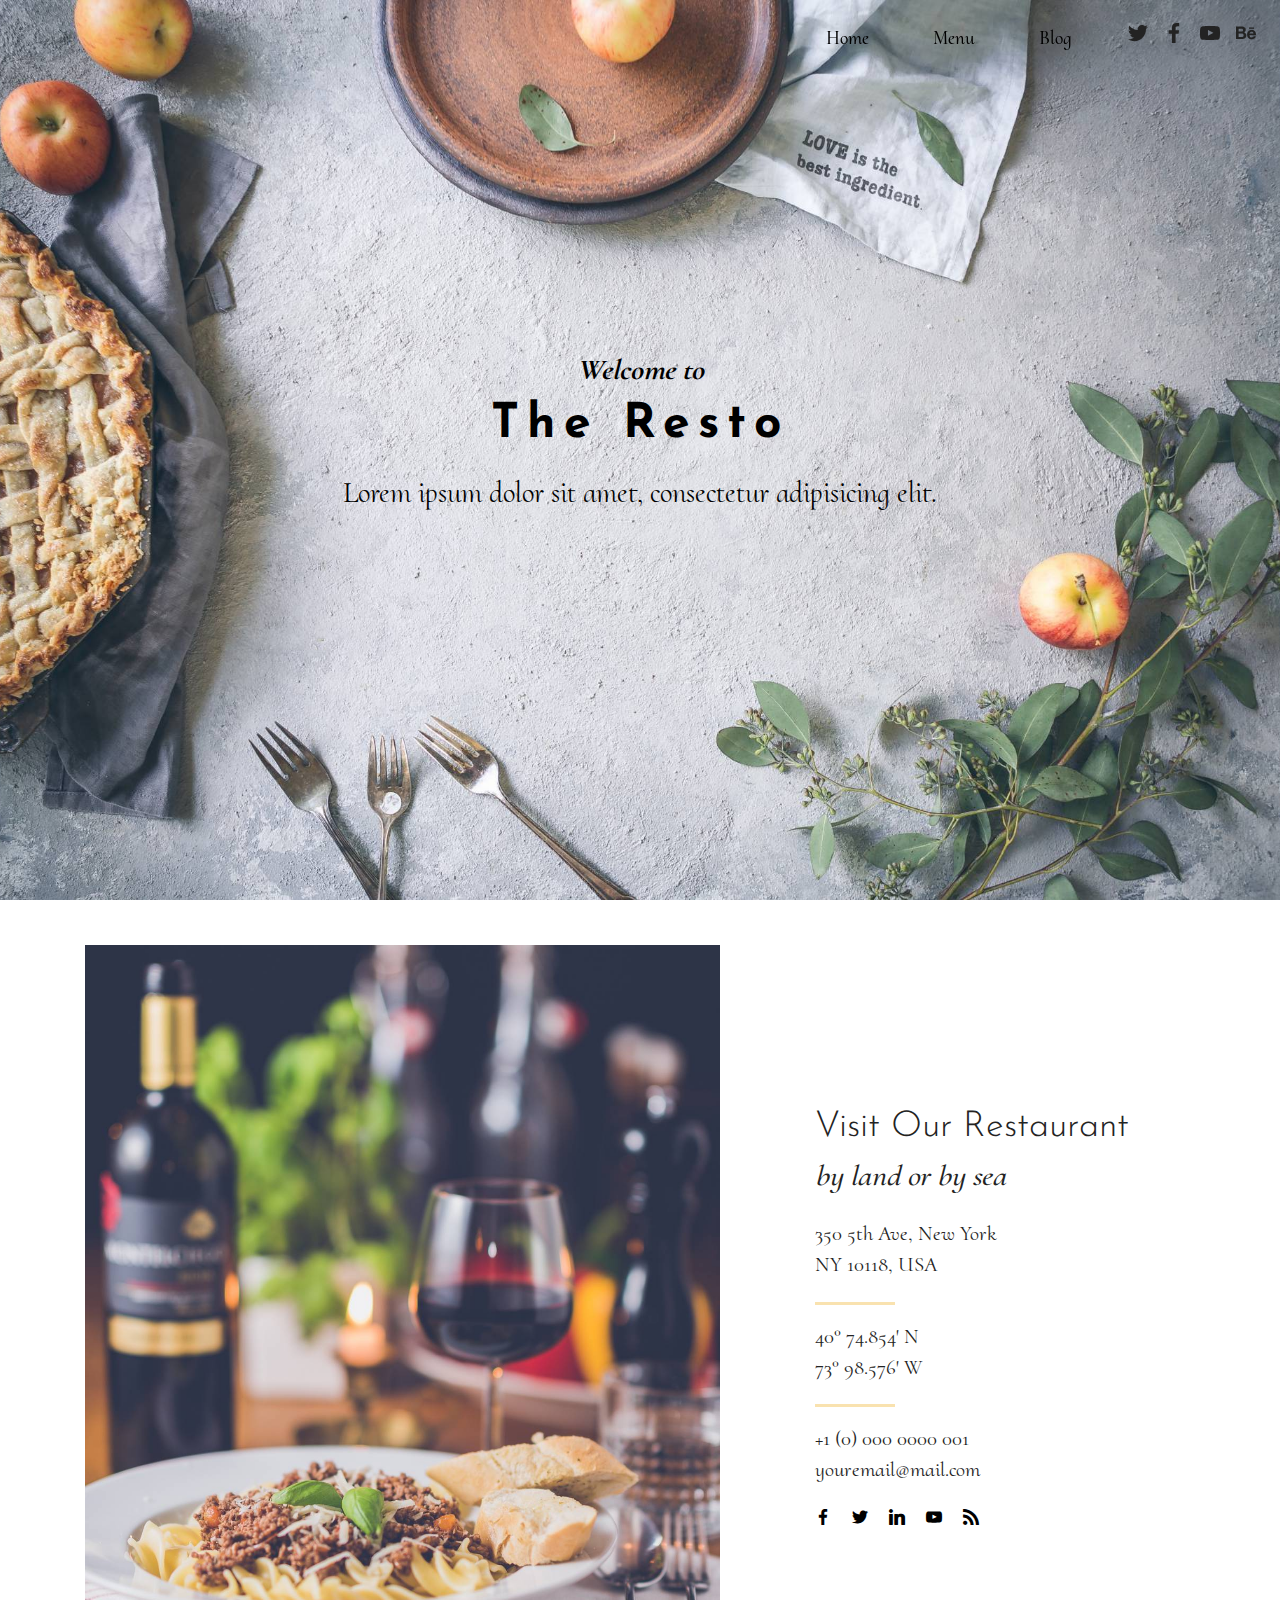
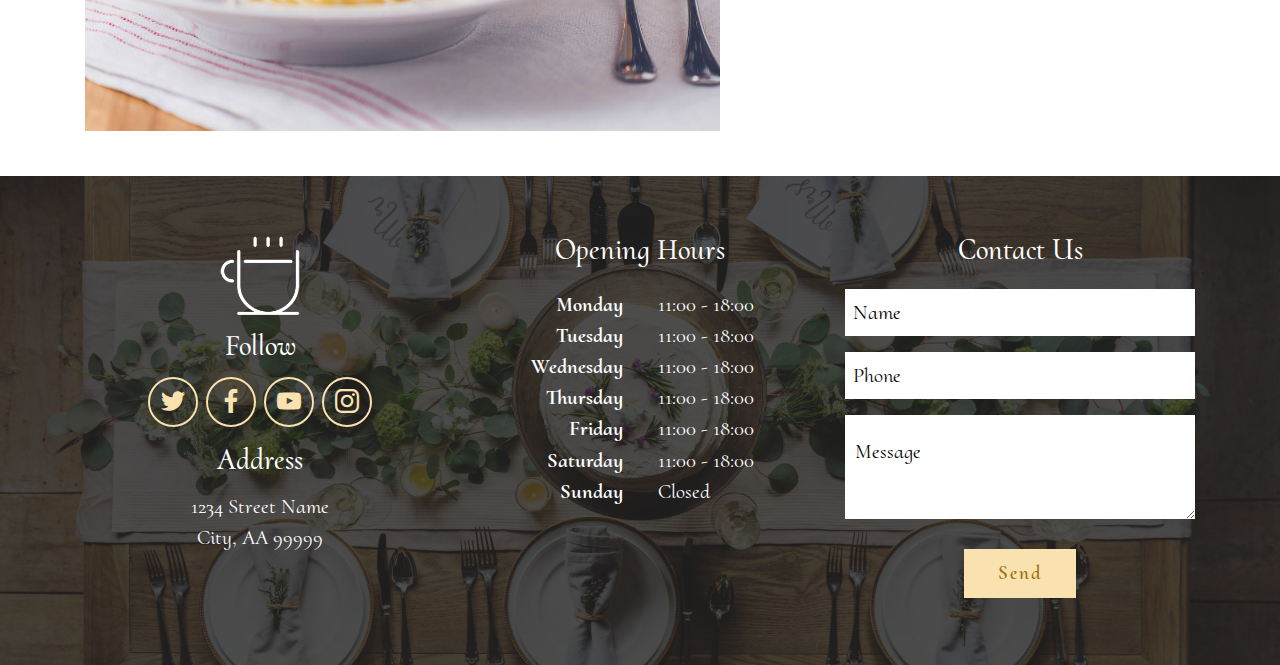
<file: index.html>
<!DOCTYPE html>
<html >
<head>
  <!-- Site made with Mobirise Website Builder v4.5.4, https://mobirise.com -->
  <meta charset="UTF-8">
  <meta http-equiv="X-UA-Compatible" content="IE=edge">
  <meta name="generator" content="Mobirise v4.5.4, mobirise.com">
  <meta name="viewport" content="width=device-width, initial-scale=1, minimum-scale=1">
  <link rel="shortcut icon" href="assets/images/logo.png" type="image/x-icon">
  <meta name="description" content="">
  <title>Home</title>
  <link rel="stylesheet" href="assets/web/assets/mobirise-icons/mobirise-icons.css">
  <link rel="stylesheet" href="assets/tether/tether.min.css">
  <link rel="stylesheet" href="assets/bootstrap/css/bootstrap.min.css">
  <link rel="stylesheet" href="assets/bootstrap/css/bootstrap-grid.min.css">
  <link rel="stylesheet" href="assets/bootstrap/css/bootstrap-reboot.min.css">
  <link rel="stylesheet" href="assets/dropdown/css/style.css">
  <link rel="stylesheet" href="assets/socicon/css/styles.css">
  <link rel="stylesheet" href="assets/theme/css/style.css">
  <link rel="stylesheet" href="assets/mobirise/css/mbr-additional.css" type="text/css">
  
  
  
</head>
<body>
<section class="menu cid-qI4Lzya06p" once="menu" id="menu1-2">

    
    

    <nav class="navbar navbar-dropdown navbar-fixed-top navbar-expand-lg">
        <div class="navbar-brand">
            
            
        </div>
        <button class="navbar-toggler" type="button" data-toggle="collapse" data-target="#navbarSupportedContent" aria-controls="navbarNavAltMarkup" aria-expanded="false" aria-label="Toggle navigation">
            <div class="hamburger">
                <span></span>
                <span></span>
                <span></span>
                <span></span>
            </div>
        </button>
      <div class="collapse navbar-collapse" id="navbarSupportedContent">
            <ul class="navbar-nav nav-dropdown nav-right navbar-nav-top-padding" data-app-modern-menu="true"><li class="nav-item">
                    <a class="nav-link link text-black display-4" href="index.html">
                        Home
                    </a>
                </li>
                <li class="nav-item">
                    <a class="nav-link link text-black display-4" href="page1.html">
                        Menu
                    </a>
                </li>
                <li class="nav-item">
                    <a class="nav-link link text-black display-4" href="page2.html">
                        Blog
                    </a>
                </li></ul>
            <div class="icons-menu">
              <a href="https://mobirise.com" target="_blank">
                <span class="p-2 mbr-iconfont socicon-twitter socicon"></span>
              </a>
              <a href="https://mobirise.com" target="_blank">
                <span class="p-2 mbr-iconfont socicon-facebook socicon"></span>
              </a>
              <a href="https://mobirise.com" target="_blank">
                <span class="p-2 mbr-iconfont socicon-youtube socicon"></span>
              </a>
              <a href="https://mobirise.com" target="_blank">
                <span class="p-2 mbr-iconfont socicon-behance socicon"></span>
              </a>
              
              
            </div>
            
      </div>
    </nav>
</section>

<section class="header2 cid-qI4LvhAhs0 mbr-fullscreen" id="header2-1">

    

    

    <div class="container">
        <div class="row justify-content-center">
            <div class="media-container-column mbr-black col-md-10">
                <h2 class="mbr-section-subtitle align-center mbr-fonts-style display-5">
                    <em><strong>Welcome to</strong></em>    
                </h2>
                <h1 class="mbr-section-title align-center pb-2 mbr-fonts-style mbr-bold display-1">
                    The Resto
                </h1>
                
                <p class="mbr-text align-center pb-3 mbr-fonts-style display-5">
                    Lorem ipsum dolor sit amet, consectetur adipisicing elit.
                </p>
                
            </div>
        </div>
    </div>
    
</section>

<section class="info1 cid-qI4LOMk17q" id="info1-6">

    

    

    <div class="container">
        <div class="row justify-content-center align-items-center">
            <div class="col-xs-12 text-block col-sm-5">
                <h2 class="mbr-section-title mbr-fonts-style display-2 align-left">
                    Visit Our Restaurant
                </h2>
                <h3 class="mbr-section-subtitle mbr-fonts-style pb-3 display-5 align-left">
                    <em>by land or by sea</em>
                </h3>
                <div class="mbr-section-text mbr-fonts-style align-left display-7">
                    <span>
                        350 5th Ave, New York <br>
                        NY 10118, USA
                    </span>
                </div>
                <div class="underline align-left">
                    <div class="line"></div>
                </div>
                <div class="mbr-section-text mbr-fonts-style align-left display-7">
                    <span>
                        40° 74.854' N <br>
                        73° 98.576' W
                    </span>
                </div>
                <div class="underline align-left">
                    <div class="line"></div>
                </div>
                <div class="mbr-section-text mbr-fonts-style align-left display-7">
                    <span>
                        +1 (0) 000 0000 001  <br>
                        youremail@mail.com
                    </span>
                </div>
                <div class="social-media pt-4 align-left">
                    <ul class="list-inline">
                        <li class="list-inline-item">
                            <a class="icon-transition" href="#">
                                <span class="mbr-iconfont socicon-facebook socicon"></span>
                            </a>
                        </li>
                        <li class="list-inline-item">
                            <a class="icon-transition" href="#">
                                <span class="mbr-iconfont socicon-twitter socicon"></span>
                            </a>
                        </li>
                        <li class="list-inline-item">
                            <a class="icon-transition" href="#">
                                <span class="mbr-iconfont socicon-linkedin socicon"></span>
                            </a>
                        </li>
                        <li class="list-inline-item">
                            <a class="icon-transition" href="#">
                                <span class="mbr-iconfont socicon-youtube socicon"></span>
                            </a>
                        </li>
                        <li class="list-inline-item">
                            <a class="icon-transition" href="#">
                                <span class="mbr-iconfont socicon-rss socicon"></span>
                            </a>
                        </li>
                    </ul>
                </div>
            </div>
            <div class="col-xs-12 col-sm-7 img-block align-center">
                <div class="mbr-figure">
                    <img src="assets/images/03.jpg" alt="Mobirise" title="">
                </div>
            </div>
        </div>
    </div>
</section>

<section class="cid-qI4LK7djMF" id="footer4-5">

    

    <div class="mbr-overlay" style="background-color: rgb(35, 35, 35); opacity: 0.8;"></div>

    <div class="container">
        <div class="row content justify-content-center align-items-start mbr-white">
            <div class="col-12 col-md-6 col-lg-4 pb-3">
                <div class="logo pb-3 align-center">
                    <a href="https://mobirise.com">
                        <img src="assets/images/logo2.png" alt="Mobirise" style="height: 5rem;">
                    </a>
                </div>
                <div class="social-list pb-3 align-center">
                    <h3 class="follow-title mbr-fonts-style pb-2 align-center display-5">
                        Follow
                    </h3>
                    <div class="soc-item">
                        <a href="https://twitter.com/mobirise" target="_blank">
                            <span class="socicon-twitter socicon mbr-iconfont mbr-iconfont-social"></span>
                        </a>
                    </div>
                    <div class="soc-item">
                        <a href="https://www.facebook.com/pages/Mobirise/1616226671953247" target="_blank">
                            <span class="socicon-facebook socicon mbr-iconfont mbr-iconfont-social"></span>
                        </a>
                    </div>
                    <div class="soc-item">
                        <a href="https://www.youtube.com/c/mobirise" target="_blank">
                            <span class="socicon-youtube socicon mbr-iconfont mbr-iconfont-social"></span>
                        </a>
                    </div>
                    <div class="soc-item">
                        <a href="https://instagram.com/mobirise" target="_blank">
                            <span class="socicon-instagram socicon mbr-iconfont mbr-iconfont-social"></span>
                        </a>
                    </div>
                    
                    
                </div>
                <div class="address">
                    <h3 class="address-title mbr-fonts-style pb-2 align-center display-5">
                        Address
                    </h3>
                    <p class="address-block mbr-fonts-style pb-3 align-center display-7">
                        1234 Street Name<br>
                        City, AA 99999
                    </p>
                </div>
                
            </div>
            <div class="col-sm-12 col-md-6 col-lg-5 col-xl-4 opening-hours pb-3 align-center">
                <h3 class="opening-hours-title pb-3 mbr-fonts-style align-center display-5">
                    Opening Hours
                </h3>
                <div class="col-5 days-column mbr-fonts-style mbr-bold align-right display-7">
                    <span>Monday</span>
                    <span>Tuesday</span>
                    <span>Wednesday</span>
                    <span>Thursday</span>
                    <span>Friday</span>
                    <span>Saturday</span>
                    <span>Sunday</span>
                </div>
                <div class="col-5 hours-column mbr-fonts-style align-left display-7">
                    <span>11:00 - 18:00</span>
                    <span>11:00 - 18:00</span>
                    <span>11:00 - 18:00</span>
                    <span>11:00 - 18:00</span>
                    <span>11:00 - 18:00</span>
                    <span>11:00 - 18:00</span>
                    <span>Closed</span>
                </div>
            </div>
            <div class="form-1 col-sm-12 col-md-5 col-xl-4 col-lg-3" data-form-type="formoid">
                <h3 class="form-title pb-3 mbr-fonts-style align-center display-5">
                    Contact Us
                </h3>
                <div data-form-alert="" hidden="">Thanks for filling out the form!
                </div>
                <form class="mbr-form" action="https://mobirise.com/" method="post" data-form-title="My Mobirise Form"><input type="hidden" data-form-email="true" value="jEMKVfa/InqRE6XYuaeRcxGx7tuD+bIn2G0sFV4klZjX0lpuia49xQz2vqssTzIpAGR0AiBwNfCGySnKm+QILHg7yxHsUDJ2VHra2yLQfbhLZCb8NjMWskZoRb34OELN">
                    <div class="input-wrap" data-for="name">
                        <input type="text" class="field display-7" name="name" placeholder="Name" data-form-field="Name" required="" id="name-footer4-5">
                    </div>
                    
                    <div class="input-wrap" data-for="phone">
                        <input type="text" class="field display-7" name="phone" placeholder="Phone" data-form-field="Phone" id="phone-footer4-5">
                    </div>
                    <div class="form-group pb-2" data-for="message">
                        <textarea type="text" class="form-control display-7" name="message" placeholder="Message" rows="2" data-form-field="Message" id="message-footer4-5"></textarea>
                    </div>
                    <div class="btn-row align-center">
                        <span class="input-group-btn">
                            <button href="https://mobirise.com/" type="submit" class="btn btn-form btn-primary display-4">Send</button>
                        </span>
                    </div>
                </form>
            </div>
        </div>
    </div>
</section>


  <script src="assets/web/assets/jquery/jquery.min.js"></script>
  <script src="assets/popper/popper.min.js"></script>
  <script src="assets/tether/tether.min.js"></script>
  <script src="assets/bootstrap/js/bootstrap.min.js"></script>
  <script src="assets/dropdown/js/script.min.js"></script>
  <script src="assets/touch-swipe/jquery.touch-swipe.min.js"></script>
  <script src="assets/smoothscroll/smooth-scroll.js"></script>
  <script src="assets/theme/js/script.js"></script>
  <script src="assets/formoid/formoid.min.js"></script>
  
  
</body>
</html>
</file>
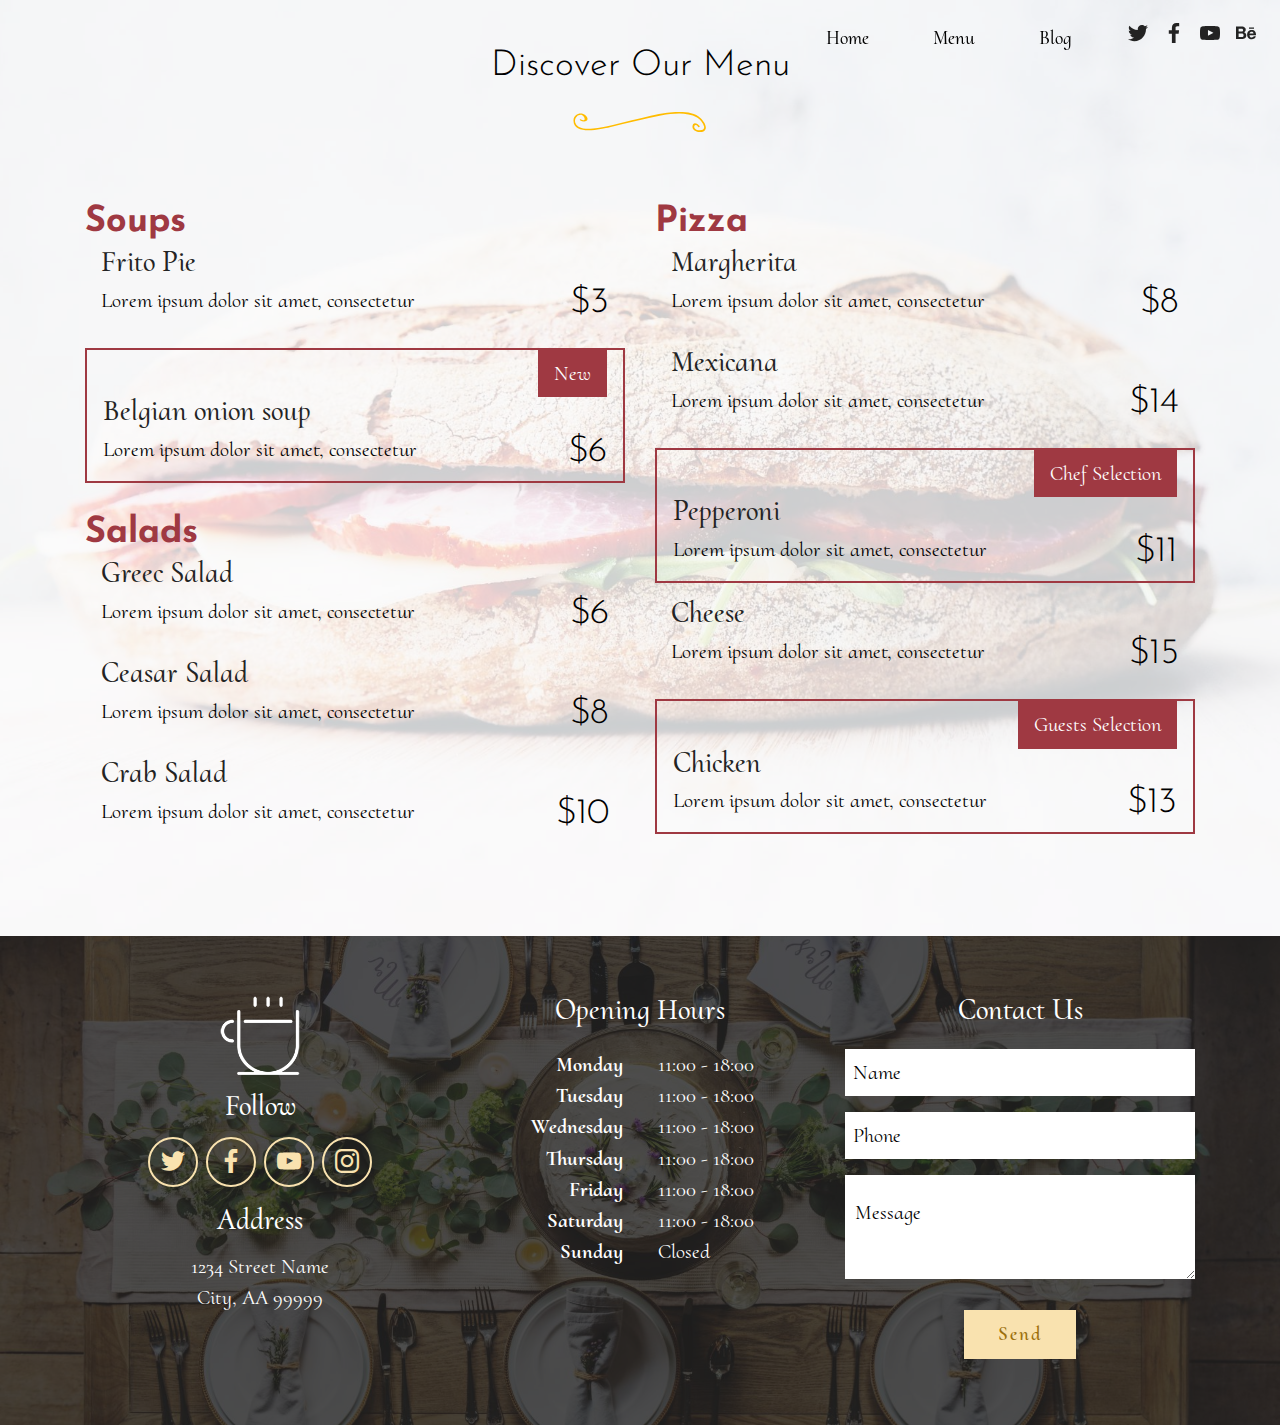
<file: page1.html>
<!DOCTYPE html>
<html >
<head>
  <!-- Site made with Mobirise Website Builder v4.5.4, https://mobirise.com -->
  <meta charset="UTF-8">
  <meta http-equiv="X-UA-Compatible" content="IE=edge">
  <meta name="generator" content="Mobirise v4.5.4, mobirise.com">
  <meta name="viewport" content="width=device-width, initial-scale=1, minimum-scale=1">
  <link rel="shortcut icon" href="assets/images/logo.png" type="image/x-icon">
  <meta name="description" content="">
  <title>menu</title>
  <link rel="stylesheet" href="assets/tether/tether.min.css">
  <link rel="stylesheet" href="assets/bootstrap/css/bootstrap.min.css">
  <link rel="stylesheet" href="assets/bootstrap/css/bootstrap-grid.min.css">
  <link rel="stylesheet" href="assets/bootstrap/css/bootstrap-reboot.min.css">
  <link rel="stylesheet" href="assets/socicon/css/styles.css">
  <link rel="stylesheet" href="assets/dropdown/css/style.css">
  <link rel="stylesheet" href="assets/theme/css/style.css">
  <link rel="stylesheet" href="assets/mobirise/css/mbr-additional.css" type="text/css">
  
  
  
</head>
<body>
<section class="menu cid-qI4Lzya06p" once="menu" id="menu1-7">

    
    

    <nav class="navbar navbar-dropdown navbar-fixed-top navbar-expand-lg">
        <div class="navbar-brand">
            
            
        </div>
        <button class="navbar-toggler" type="button" data-toggle="collapse" data-target="#navbarSupportedContent" aria-controls="navbarNavAltMarkup" aria-expanded="false" aria-label="Toggle navigation">
            <div class="hamburger">
                <span></span>
                <span></span>
                <span></span>
                <span></span>
            </div>
        </button>
      <div class="collapse navbar-collapse" id="navbarSupportedContent">
            <ul class="navbar-nav nav-dropdown nav-right navbar-nav-top-padding" data-app-modern-menu="true"><li class="nav-item">
                    <a class="nav-link link text-black display-4" href="index.html">
                        Home
                    </a>
                </li>
                <li class="nav-item">
                    <a class="nav-link link text-black display-4" href="page1.html">
                        Menu
                    </a>
                </li>
                <li class="nav-item">
                    <a class="nav-link link text-black display-4" href="page2.html">
                        Blog
                    </a>
                </li></ul>
            <div class="icons-menu">
              <a href="https://mobirise.com" target="_blank">
                <span class="p-2 mbr-iconfont socicon-twitter socicon"></span>
              </a>
              <a href="https://mobirise.com" target="_blank">
                <span class="p-2 mbr-iconfont socicon-facebook socicon"></span>
              </a>
              <a href="https://mobirise.com" target="_blank">
                <span class="p-2 mbr-iconfont socicon-youtube socicon"></span>
              </a>
              <a href="https://mobirise.com" target="_blank">
                <span class="p-2 mbr-iconfont socicon-behance socicon"></span>
              </a>
              
              
            </div>
            
      </div>
    </nav>
</section>

<section class="restaurant-menu2 restaurant-special-menu cid-qI4M2TxyXl" id="restaurant-menu2-b">

    

    <div class="mbr-overlay" style="opacity: 0.8; background-color: rgb(255, 255, 255);">
    </div>

    <div class="container">
        <h2 class="mbr-section-title align-center mbr-fonts-style mbr-black display-2">
            Discover Our Menu
        </h2>
        <div class="py-3 ornament align-center">
            <svg xmlns="http://www.w3.org/2000/svg" viewBox="0 0 133 20" height="20" width="150" fill="#ffbc00">
                <g><path d="M127.18,6.19C121-.05,109.94-.24,101.84.1,90.84.56,80,3.3,69.32,5.77c-8,1.86-16,3.63-24,5.72-9.21,2.41-18.6,4.72-28.14,5.19-4.1.2-8.48,0-12.16-2a6.6,6.6,0,0,1-2.7-9A5.46,5.46,0,0,1,7.07,2.77c4-.22,6.73,8.39-.08,4.58a.49.49,0,0,0-.49.84c4.88,3,10.8,0,5.4-4.91C7.6-.63.4,2.06,0,8-1,24,28.25,17,36.29,15.24,53.74,11.37,70.9,6.44,88.53,3.33c11.1-2,24.75-3.54,35.06,2.19a16,16,0,0,1,6.86,8.85c1.29,4.31-4.35,4.2-7,3.52-4.84-1.26-2.42-8,1.22-3,.61.83,2,0,1.4-.82-2.15-2.93-6.71-4.9-7.12.35s8.36,7.24,11.72,4.47C135,15.32,129.91,9,127.18,6.19Z"></path></g>
            </svg>
        </div>

        <div class="row pt-5">
            <div class="col-md-6">
                <div class="menu-group">
                    <h3 class="mbr-fonts-style group-title mbr-black align-left display-2">
                        Soups
                    </h3>
                    <div class="row menu-row" data-specials="2">
                        
                        
                    <div class="col-md-12 menu-item">
                            <div class="special-label align-right">
                              <div class="label-text mbr-fonts-style display-7">Chef Selection</div>
                            </div>
                            <h3 class="item-title mbr-fonts-style display-5">Frito Pie</h3>
                            <div class="menu-box">
                                <p class="box-text mbr-black mbr-fonts-style display-7">
                                    Lorem ipsum dolor sit amet, consectetur
                                </p>
                                <span class="mbr-fonts-style box-price mbr-black display-2">
                                    $3
                                </span>
                            </div>
                        </div><div class="col-md-12 menu-item">
                            <div class="special-label align-right">
                              <div class="label-text mbr-fonts-style display-7">New</div>
                            </div>
                            <h3 class="item-title mbr-fonts-style display-5">Belgian onion soup</h3>
                            <div class="menu-box">
                                <p class="box-text mbr-black mbr-fonts-style display-7">
                                    Lorem ipsum dolor sit amet, consectetur
                                </p>
                                <span class="mbr-fonts-style box-price mbr-black display-2">
                                    $6
                                </span>
                            </div>
                        </div></div>
                </div>
                <div class="menu-group">
                    <h3 class="mbr-fonts-style group-title mbr-black align-left display-2">
                        Salads
                    </h3>
                    <div class="row menu-row">
                        
                        
                        
                    <div class="col-md-12 menu-item">
                            <div class="special-label align-right">
                              <div class="label-text mbr-fonts-style display-7">Chef Selection</div>
                            </div>
                            <h3 class="item-title mbr-fonts-style display-5">Greec Salad</h3>
                            <div class="menu-box">
                                <p class="box-text mbr-black mbr-fonts-style display-7">
                                    Lorem ipsum dolor sit amet, consectetur
                                </p>
                                <span class="mbr-fonts-style box-price mbr-black display-2">
                                    $6
                                </span>
                            </div>
                        </div><div class="col-md-12 menu-item">
                            <div class="special-label align-right">
                              <div class="label-text mbr-fonts-style display-7">Chef Selection</div>
                            </div>
                            <h3 class="item-title mbr-fonts-style display-5">Ceasar Salad</h3>
                            <div class="menu-box">
                                <p class="box-text mbr-black mbr-fonts-style display-7">
                                    Lorem ipsum dolor sit amet, consectetur
                                </p>
                                <span class="mbr-fonts-style box-price mbr-black display-2">
                                    $8
                                </span>
                            </div>
                        </div><div class="col-md-12 menu-item">
                            <div class="special-label align-right">
                              <div class="label-text mbr-fonts-style display-7">Chef Selection</div>
                            </div>
                            <h3 class="item-title mbr-fonts-style display-5">Crab Salad</h3>
                            <div class="menu-box">
                                <p class="box-text mbr-black mbr-fonts-style display-7">
                                    Lorem ipsum dolor sit amet, consectetur
                                </p>
                                <span class="mbr-fonts-style box-price mbr-black display-2">
                                    $10
                                </span>
                            </div>
                        </div></div>
                </div>
                
            </div>
            <div class="col-md-6">
                <div class="menu-group">
                    <h3 class="mbr-fonts-style group-title mbr-black align-left display-2">
                        Pizza
                    </h3>
                    <div class="row menu-row" data-specials="3;5">
                        
                        
                        
                        
                        
                    <div class="col-md-12 menu-item">
                            <div class="special-label align-right">
                              <div class="label-text mbr-fonts-style display-7">Chef Selection</div>
                            </div>
                            <h3 class="item-title mbr-fonts-style display-5">Margherita</h3>
                            <div class="menu-box">
                                <p class="box-text mbr-black mbr-fonts-style display-7">
                                    Lorem ipsum dolor sit amet, consectetur
                                </p>
                                <span class="mbr-fonts-style box-price mbr-black display-2">
                                    $8
                                </span>
                            </div>
                        </div><div class="col-md-12 menu-item">
                            <div class="special-label align-right">
                              <div class="label-text mbr-fonts-style display-7">Chef Selection</div>
                            </div>
                            <h3 class="item-title mbr-fonts-style display-5">Mexicana</h3>
                            <div class="menu-box">
                                <p class="box-text mbr-black mbr-fonts-style display-7">
                                    Lorem ipsum dolor sit amet, consectetur
                                </p>
                                <span class="mbr-fonts-style box-price mbr-black display-2">
                                    $14
                                </span>
                            </div>
                        </div><div class="col-md-12 menu-item">
                            <div class="special-label align-right">
                              <div class="label-text mbr-fonts-style display-7">Chef Selection</div>
                            </div>
                            <h3 class="item-title mbr-fonts-style display-5">Pepperoni</h3>
                            <div class="menu-box">
                                <p class="box-text mbr-black mbr-fonts-style display-7">
                                    Lorem ipsum dolor sit amet, consectetur
                                </p>
                                <span class="mbr-fonts-style box-price mbr-black display-2">
                                    $11
                                </span>
                            </div>
                        </div><div class="col-md-12 menu-item">
                            <div class="special-label align-right">
                              <div class="label-text mbr-fonts-style display-7">Chef Selection</div>
                            </div>
                            <h3 class="item-title mbr-fonts-style display-5">Cheese</h3>
                            <div class="menu-box">
                                <p class="box-text mbr-black mbr-fonts-style display-7">
                                    Lorem ipsum dolor sit amet, consectetur
                                </p>
                                <span class="mbr-fonts-style box-price mbr-black display-2">
                                    $15
                                </span>
                            </div>
                        </div><div class="col-md-12 menu-item">
                            <div class="special-label align-right">
                              <div class="label-text mbr-fonts-style display-7">Guests Selection</div>
                            </div>
                            <h3 class="item-title mbr-fonts-style display-5">Chicken</h3>
                            <div class="menu-box">
                                <p class="box-text mbr-black mbr-fonts-style display-7">
                                    Lorem ipsum dolor sit amet, consectetur
                                </p>
                                <span class="mbr-fonts-style box-price mbr-black display-2">
                                    $13
                                </span>
                            </div>
                        </div></div>
                </div>
                
                
            </div>
        </div>
    </div>
</section>

<section class="cid-qI4LVlfQOn" id="footer4-8">

    

    <div class="mbr-overlay" style="background-color: rgb(35, 35, 35); opacity: 0.8;"></div>

    <div class="container">
        <div class="row content justify-content-center align-items-start mbr-white">
            <div class="col-12 col-md-6 col-lg-4 pb-3">
                <div class="logo pb-3 align-center">
                    <a href="https://mobirise.com">
                        <img src="assets/images/logo2.png" alt="Mobirise" style="height: 5rem;">
                    </a>
                </div>
                <div class="social-list pb-3 align-center">
                    <h3 class="follow-title mbr-fonts-style pb-2 align-center display-5">
                        Follow
                    </h3>
                    <div class="soc-item">
                        <a href="https://twitter.com/mobirise" target="_blank">
                            <span class="socicon-twitter socicon mbr-iconfont mbr-iconfont-social"></span>
                        </a>
                    </div>
                    <div class="soc-item">
                        <a href="https://www.facebook.com/pages/Mobirise/1616226671953247" target="_blank">
                            <span class="socicon-facebook socicon mbr-iconfont mbr-iconfont-social"></span>
                        </a>
                    </div>
                    <div class="soc-item">
                        <a href="https://www.youtube.com/c/mobirise" target="_blank">
                            <span class="socicon-youtube socicon mbr-iconfont mbr-iconfont-social"></span>
                        </a>
                    </div>
                    <div class="soc-item">
                        <a href="https://instagram.com/mobirise" target="_blank">
                            <span class="socicon-instagram socicon mbr-iconfont mbr-iconfont-social"></span>
                        </a>
                    </div>
                    
                    
                </div>
                <div class="address">
                    <h3 class="address-title mbr-fonts-style pb-2 align-center display-5">
                        Address
                    </h3>
                    <p class="address-block mbr-fonts-style pb-3 align-center display-7">
                        1234 Street Name<br>
                        City, AA 99999
                    </p>
                </div>
                
            </div>
            <div class="col-sm-12 col-md-6 col-lg-5 col-xl-4 opening-hours pb-3 align-center">
                <h3 class="opening-hours-title pb-3 mbr-fonts-style align-center display-5">
                    Opening Hours
                </h3>
                <div class="col-5 days-column mbr-fonts-style mbr-bold align-right display-7">
                    <span>Monday</span>
                    <span>Tuesday</span>
                    <span>Wednesday</span>
                    <span>Thursday</span>
                    <span>Friday</span>
                    <span>Saturday</span>
                    <span>Sunday</span>
                </div>
                <div class="col-5 hours-column mbr-fonts-style align-left display-7">
                    <span>11:00 - 18:00</span>
                    <span>11:00 - 18:00</span>
                    <span>11:00 - 18:00</span>
                    <span>11:00 - 18:00</span>
                    <span>11:00 - 18:00</span>
                    <span>11:00 - 18:00</span>
                    <span>Closed</span>
                </div>
            </div>
            <div class="form-1 col-sm-12 col-md-5 col-xl-4 col-lg-3" data-form-type="formoid">
                <h3 class="form-title pb-3 mbr-fonts-style align-center display-5">
                    Contact Us
                </h3>
                <div data-form-alert="" hidden="">Thanks for filling out the form!
                </div>
                <form class="mbr-form" action="https://mobirise.com/" method="post" data-form-title="My Mobirise Form"><input type="hidden" data-form-email="true" value="a39cCHWzNkSoRqzB6uCCfu1q3K6g4C4PaZ4Z8eQZXooTEccsnlaZLJ6ev6YNYsl99KhIF9T8wZYhkMI4Kull1hctkXUvyJKiPVAtPNyrG1VxOPBKahAjK4NneyTcwm/Z">
                    <div class="input-wrap" data-for="name">
                        <input type="text" class="field display-7" name="name" placeholder="Name" data-form-field="Name" required="" id="name-footer4-8">
                    </div>
                    
                    <div class="input-wrap" data-for="phone">
                        <input type="text" class="field display-7" name="phone" placeholder="Phone" data-form-field="Phone" id="phone-footer4-8">
                    </div>
                    <div class="form-group pb-2" data-for="message">
                        <textarea type="text" class="form-control display-7" name="message" placeholder="Message" rows="2" data-form-field="Message" id="message-footer4-8"></textarea>
                    </div>
                    <div class="btn-row align-center">
                        <span class="input-group-btn">
                            <button href="https://mobirise.com/" type="submit" class="btn btn-form btn-primary display-4">Send</button>
                        </span>
                    </div>
                </form>
            </div>
        </div>
    </div>
</section>


  <script src="assets/web/assets/jquery/jquery.min.js"></script>
  <script src="assets/popper/popper.min.js"></script>
  <script src="assets/tether/tether.min.js"></script>
  <script src="assets/bootstrap/js/bootstrap.min.js"></script>
  <script src="assets/mbr-restaurant-special-menu/mbr-restaurant-special-menu.js"></script>
  <script src="assets/dropdown/js/script.min.js"></script>
  <script src="assets/touch-swipe/jquery.touch-swipe.min.js"></script>
  <script src="assets/smoothscroll/smooth-scroll.js"></script>
  <script src="assets/theme/js/script.js"></script>
  <script src="assets/formoid/formoid.min.js"></script>
  
  
</body>
</html>
</file>
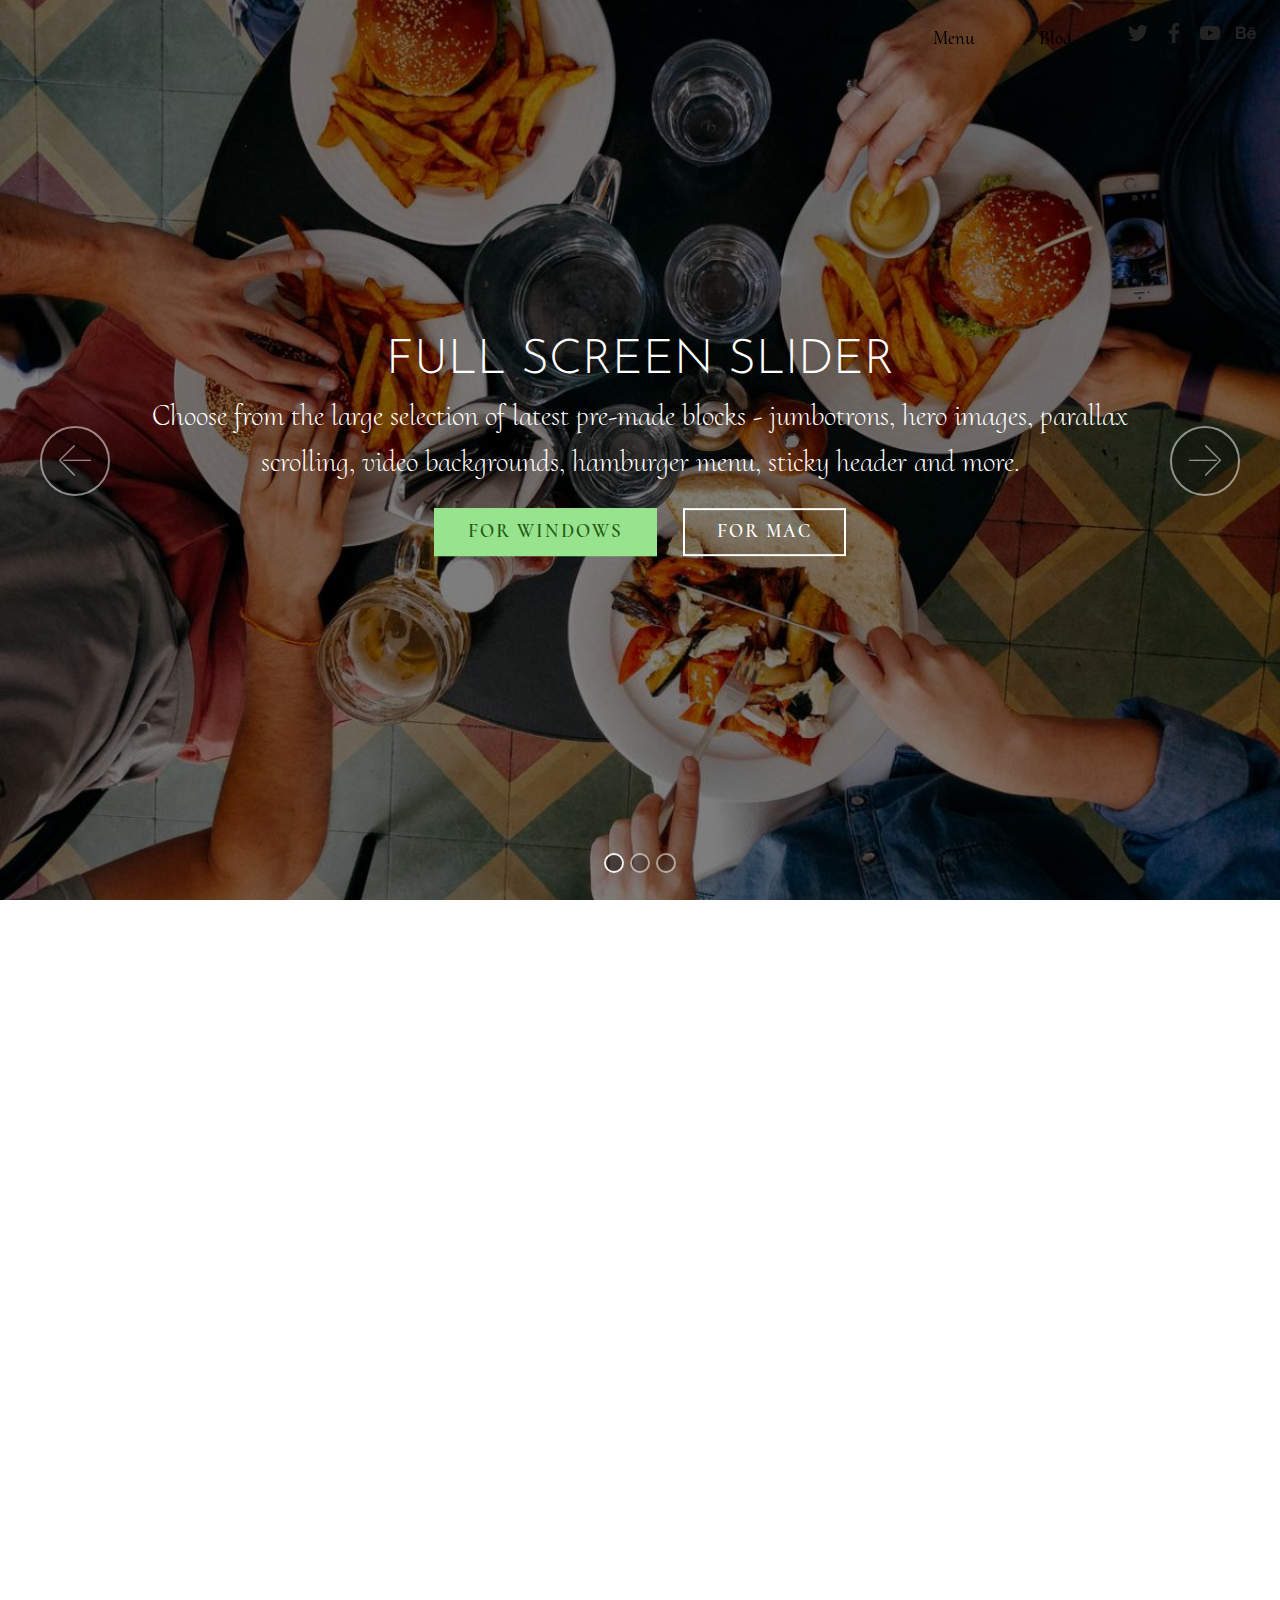
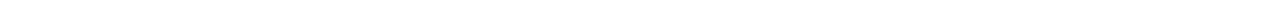
<file: page2.html>
<!DOCTYPE html>
<html >
<head>
  <!-- Site made with Mobirise Website Builder v4.5.4, https://mobirise.com -->
  <meta charset="UTF-8">
  <meta http-equiv="X-UA-Compatible" content="IE=edge">
  <meta name="generator" content="Mobirise v4.5.4, mobirise.com">
  <meta name="viewport" content="width=device-width, initial-scale=1, minimum-scale=1">
  <link rel="shortcut icon" href="assets/images/logo.png" type="image/x-icon">
  <meta name="description" content="">
  <title>blog</title>
  <link rel="stylesheet" href="assets/web/assets/mobirise-icons/mobirise-icons.css">
  <link rel="stylesheet" href="assets/tether/tether.min.css">
  <link rel="stylesheet" href="assets/bootstrap/css/bootstrap.min.css">
  <link rel="stylesheet" href="assets/bootstrap/css/bootstrap-grid.min.css">
  <link rel="stylesheet" href="assets/bootstrap/css/bootstrap-reboot.min.css">
  <link rel="stylesheet" href="assets/dropdown/css/style.css">
  <link rel="stylesheet" href="assets/socicon/css/styles.css">
  <link rel="stylesheet" href="assets/theme/css/style.css">
  <link rel="stylesheet" href="assets/mobirise/css/mbr-additional.css" type="text/css">
  
  
  
</head>
<body>
<section class="menu cid-qI4Lzya06p" once="menu" id="menu1-c">

    
    

    <nav class="navbar navbar-dropdown navbar-fixed-top navbar-expand-lg">
        <div class="navbar-brand">
            
            
        </div>
        <button class="navbar-toggler" type="button" data-toggle="collapse" data-target="#navbarSupportedContent" aria-controls="navbarNavAltMarkup" aria-expanded="false" aria-label="Toggle navigation">
            <div class="hamburger">
                <span></span>
                <span></span>
                <span></span>
                <span></span>
            </div>
        </button>
      <div class="collapse navbar-collapse" id="navbarSupportedContent">
            <ul class="navbar-nav nav-dropdown nav-right navbar-nav-top-padding" data-app-modern-menu="true"><li class="nav-item">
                    <a class="nav-link link text-black display-4" href="index.html">
                        Home
                    </a>
                </li>
                <li class="nav-item">
                    <a class="nav-link link text-black display-4" href="page1.html">
                        Menu
                    </a>
                </li>
                <li class="nav-item">
                    <a class="nav-link link text-black display-4" href="page2.html">
                        Blog
                    </a>
                </li></ul>
            <div class="icons-menu">
              <a href="https://mobirise.com" target="_blank">
                <span class="p-2 mbr-iconfont socicon-twitter socicon"></span>
              </a>
              <a href="https://mobirise.com" target="_blank">
                <span class="p-2 mbr-iconfont socicon-facebook socicon"></span>
              </a>
              <a href="https://mobirise.com" target="_blank">
                <span class="p-2 mbr-iconfont socicon-youtube socicon"></span>
              </a>
              <a href="https://mobirise.com" target="_blank">
                <span class="p-2 mbr-iconfont socicon-behance socicon"></span>
              </a>
              
              
            </div>
            
      </div>
    </nav>
</section>

<section class="carousel slide cid-qI4MimzyPA" data-interval="false" id="slider1-f">

    

    <div class="full-screen"><div class="mbr-slider slide carousel" data-pause="true" data-keyboard="false" data-ride="false" data-interval="false"><ol class="carousel-indicators"><li data-app-prevent-settings="" data-target="#slider1-f" class=" active" data-slide-to="0"></li><li data-app-prevent-settings="" data-target="#slider1-f" data-slide-to="1"></li><li data-app-prevent-settings="" data-target="#slider1-f" data-slide-to="2"></li></ol><div class="carousel-inner" role="listbox"><div class="carousel-item slider-fullscreen-image active" data-bg-video-slide="false" style="background-image: url(assets/images/1.jpg);"><div class="container container-slide"><div class="image_wrapper"><div class="mbr-overlay"></div><img src="assets/images/1.jpg"><div class="carousel-caption justify-content-center"><div class="col-10 align-center"><h2 class="mbr-fonts-style display-1">FULL SCREEN SLIDER</h2><p class="lead mbr-text mbr-fonts-style display-5">Choose from the large selection of latest pre-made blocks - jumbotrons, hero images, parallax scrolling, video backgrounds, hamburger menu, sticky header and more.</p><div class="mbr-section-btn" buttons="0"><a class="btn  btn-success display-4" href="https://mobirise.com">FOR WINDOWS</a> <a class="btn  btn-white-outline display-4" href="https://mobirise.com">FOR MAC</a></div></div></div></div></div></div><div class="carousel-item slider-fullscreen-image" data-bg-video-slide="https://www.youtube.com/watch?v=fwkKc6M60-0"><div class="mbr-overlay"></div><div class="container container-slide"><div class="image_wrapper"><img src="assets/images/2.jpg" style="opacity: 0;"><div class="carousel-caption justify-content-center"><div class="col-10 align-left"><h2 class="mbr-fonts-style display-1">VIDEO SLIDE</h2><p class="lead mbr-text mbr-fonts-style display-5">Slide with youtube video background and color overlay. Title and text are aligned to the left.</p></div></div></div></div></div><div class="carousel-item slider-fullscreen-image" data-bg-video-slide="false" style="background-image: url(assets/images/3.jpg);"><div class="container container-slide"><div class="image_wrapper"><div class="mbr-overlay"></div><img src="assets/images/3.jpg"><div class="carousel-caption justify-content-center"><div class="col-10 align-right"><h2 class="mbr-fonts-style display-1">IMAGE SLIDE</h2><p class="lead mbr-text mbr-fonts-style display-5">Choose from the large selection of latest pre-made blocks - jumbotrons, hero images, parallax scrolling, video backgrounds, hamburger menu, sticky header and more.</p><div class="mbr-section-btn" buttons="0"><a class="btn btn-info display-4" href="https://mobirise.com">FOR WINDOWS</a> <a class="btn  btn-white-outline display-4" href="https://mobirise.com">FOR MAC</a></div></div></div></div></div></div></div><a data-app-prevent-settings="" class="carousel-control carousel-control-prev" role="button" data-slide="prev" href="#slider1-f"><span aria-hidden="true" class="mbri-left mbr-iconfont"></span><span class="sr-only">Previous</span></a><a data-app-prevent-settings="" class="carousel-control carousel-control-next" role="button" data-slide="next" href="#slider1-f"><span aria-hidden="true" class="mbri-right mbr-iconfont"></span><span class="sr-only">Next</span></a></div></div>

</section>

<section class="video1 cid-qI4MgLKCil" id="video1-e">

    
    
    <figure class="mbr-figure align-center">
        <div class="video-block" style="width: 66%;">
            <div><iframe class="mbr-embedded-video" src="https://www.youtube.com/embed/pjiVuLVqWQg?rel=0&amp;amp;showinfo=0&amp;autoplay=0&amp;loop=0" width="1280" height="720" frameborder="0" allowfullscreen></iframe></div>
        </div>
    </figure>
</section>


  <script src="assets/web/assets/jquery/jquery.min.js"></script>
  <script src="assets/popper/popper.min.js"></script>
  <script src="assets/tether/tether.min.js"></script>
  <script src="assets/bootstrap/js/bootstrap.min.js"></script>
  <script src="assets/smoothscroll/smooth-scroll.js"></script>
  <script src="assets/dropdown/js/script.min.js"></script>
  <script src="assets/touch-swipe/jquery.touch-swipe.min.js"></script>
  <script src="assets/vimeoplayer/jquery.mb.vimeo_player.js"></script>
  <script src="assets/bootstrapcarouselswipe/bootstrap-carousel-swipe.js"></script>
  <script src="assets/ytplayer/jquery.mb.ytplayer.min.js"></script>
  <script src="assets/theme/js/script.js"></script>
  <script src="assets/slidervideo/script.js"></script>
  
  
</body>
</html>
</file>
<file: assets/web/assets/mobirise-icons/mobirise-icons.css>
@font-face {
  font-family: 'MobiriseIcons';
  src:  url('mobirise-icons.eot?spat4u');
  src:  url('mobirise-icons.eot?spat4u#iefix') format('embedded-opentype'),
    url('mobirise-icons.ttf?spat4u') format('truetype'),
    url('mobirise-icons.woff?spat4u') format('woff'),
    url('mobirise-icons.svg?spat4u#MobiriseIcons') format('svg');
  font-weight: normal;
  font-style: normal;
}

[class^="mbri-"], [class*=" mbri-"] {
  /* use !important to prevent issues with browser extensions that change fonts */
  font-family: MobiriseIcons !important;
  speak: none;
  font-style: normal;
  font-weight: normal;
  font-variant: normal;
  text-transform: none;
  line-height: 1;

  /* Better Font Rendering =========== */
  -webkit-font-smoothing: antialiased;
  -moz-osx-font-smoothing: grayscale;
}

.mbri-add-submenu:before {
  content: "\e900";
}
.mbri-alert:before {
  content: "\e901";
}
.mbri-align-center:before {
  content: "\e902";
}
.mbri-align-justify:before {
  content: "\e903";
}
.mbri-align-left:before {
  content: "\e904";
}
.mbri-align-right:before {
  content: "\e905";
}
.mbri-android:before {
  content: "\e906";
}
.mbri-apple:before {
  content: "\e907";
}
.mbri-arrow-down:before {
  content: "\e908";
}
.mbri-arrow-next:before {
  content: "\e909";
}
.mbri-arrow-prev:before {
  content: "\e90a";
}
.mbri-arrow-up:before {
  content: "\e90b";
}
.mbri-bold:before {
  content: "\e90c";
}
.mbri-bookmark:before {
  content: "\e90d";
}
.mbri-bootstrap:before {
  content: "\e90e";
}
.mbri-briefcase:before {
  content: "\e90f";
}
.mbri-browse:before {
  content: "\e910";
}
.mbri-bulleted-list:before {
  content: "\e911";
}
.mbri-calendar:before {
  content: "\e912";
}
.mbri-camera:before {
  content: "\e913";
}
.mbri-cart-add:before {
  content: "\e914";
}
.mbri-cart-full:before {
  content: "\e915";
}
.mbri-cash:before {
  content: "\e916";
}
.mbri-change-style:before {
  content: "\e917";
}
.mbri-chat:before {
  content: "\e918";
}
.mbri-clock:before {
  content: "\e919";
}
.mbri-close:before {
  content: "\e91a";
}
.mbri-cloud:before {
  content: "\e91b";
}
.mbri-code:before {
  content: "\e91c";
}
.mbri-contact-form:before {
  content: "\e91d";
}
.mbri-credit-card:before {
  content: "\e91e";
}
.mbri-cursor-click:before {
  content: "\e91f";
}
.mbri-cust-feedback:before {
  content: "\e920";
}
.mbri-database:before {
  content: "\e921";
}
.mbri-delivery:before {
  content: "\e922";
}
.mbri-desktop:before {
  content: "\e923";
}
.mbri-devices:before {
  content: "\e924";
}
.mbri-down:before {
  content: "\e925";
}
.mbri-download:before {
  content: "\e989";
}
.mbri-drag-n-drop:before {
  content: "\e927";
}
.mbri-drag-n-drop2:before {
  content: "\e928";
}
.mbri-edit:before {
  content: "\e929";
}
.mbri-edit2:before {
  content: "\e92a";
}
.mbri-error:before {
  content: "\e92b";
}
.mbri-extension:before {
  content: "\e92c";
}
.mbri-features:before {
  content: "\e92d";
}
.mbri-file:before {
  content: "\e92e";
}
.mbri-flag:before {
  content: "\e92f";
}
.mbri-folder:before {
  content: "\e930";
}
.mbri-gift:before {
  content: "\e931";
}
.mbri-github:before {
  content: "\e932";
}
.mbri-globe:before {
  content: "\e933";
}
.mbri-globe-2:before {
  content: "\e934";
}
.mbri-growing-chart:before {
  content: "\e935";
}
.mbri-hearth:before {
  content: "\e936";
}
.mbri-help:before {
  content: "\e937";
}
.mbri-home:before {
  content: "\e938";
}
.mbri-hot-cup:before {
  content: "\e939";
}
.mbri-idea:before {
  content: "\e93a";
}
.mbri-image-gallery:before {
  content: "\e93b";
}
.mbri-image-slider:before {
  content: "\e93c";
}
.mbri-info:before {
  content: "\e93d";
}
.mbri-italic:before {
  content: "\e93e";
}
.mbri-key:before {
  content: "\e93f";
}
.mbri-laptop:before {
  content: "\e940";
}
.mbri-layers:before {
  content: "\e941";
}
.mbri-left-right:before {
  content: "\e942";
}
.mbri-left:before {
  content: "\e943";
}
.mbri-letter:before {
  content: "\e944";
}
.mbri-like:before {
  content: "\e945";
}
.mbri-link:before {
  content: "\e946";
}
.mbri-lock:before {
  content: "\e947";
}
.mbri-login:before {
  content: "\e948";
}
.mbri-logout:before {
  content: "\e949";
}
.mbri-magic-stick:before {
  content: "\e94a";
}
.mbri-map-pin:before {
  content: "\e94b";
}
.mbri-menu:before {
  content: "\e94c";
}
.mbri-mobile:before {
  content: "\e94d";
}
.mbri-mobile2:before {
  content: "\e94e";
}
.mbri-mobirise:before {
  content: "\e94f";
}
.mbri-more-horizontal:before {
  content: "\e950";
}
.mbri-more-vertical:before {
  content: "\e951";
}
.mbri-music:before {
  content: "\e952";
}
.mbri-new-file:before {
  content: "\e953";
}
.mbri-numbered-list:before {
  content: "\e954";
}
.mbri-opened-folder:before {
  content: "\e955";
}
.mbri-pages:before {
  content: "\e956";
}
.mbri-paper-plane:before {
  content: "\e957";
}
.mbri-paperclip:before {
  content: "\e958";
}
.mbri-photo:before {
  content: "\e959";
}
.mbri-photos:before {
  content: "\e95a";
}
.mbri-pin:before {
  content: "\e95b";
}
.mbri-play:before {
  content: "\e95c";
}
.mbri-plus:before {
  content: "\e95d";
}
.mbri-preview:before {
  content: "\e95e";
}
.mbri-print:before {
  content: "\e95f";
}
.mbri-protect:before {
  content: "\e960";
}
.mbri-question:before {
  content: "\e961";
}
.mbri-quote-left:before {
  content: "\e962";
}
.mbri-quote-right:before {
  content: "\e963";
}
.mbri-refresh:before {
  content: "\e964";
}
.mbri-responsive:before {
  content: "\e965";
}
.mbri-right:before {
  content: "\e966";
}
.mbri-rocket:before {
  content: "\e967";
}
.mbri-sad-face:before {
  content: "\e968";
}
.mbri-sale:before {
  content: "\e969";
}
.mbri-save:before {
  content: "\e96a";
}
.mbri-search:before {
  content: "\e96b";
}
.mbri-setting:before {
  content: "\e96c";
}
.mbri-setting2:before {
  content: "\e96d";
}
.mbri-setting3:before {
  content: "\e96e";
}
.mbri-share:before {
  content: "\e96f";
}
.mbri-shopping-bag:before {
  content: "\e970";
}
.mbri-shopping-basket:before {
  content: "\e971";
}
.mbri-shopping-cart:before {
  content: "\e972";
}
.mbri-sites:before {
  content: "\e973";
}
.mbri-smile-face:before {
  content: "\e974";
}
.mbri-speed:before {
  content: "\e975";
}
.mbri-star:before {
  content: "\e976";
}
.mbri-success:before {
  content: "\e977";
}
.mbri-sun:before {
  content: "\e978";
}
.mbri-sun2:before {
  content: "\e979";
}
.mbri-tablet:before {
  content: "\e97a";
}
.mbri-tablet-vertical:before {
  content: "\e97b";
}
.mbri-target:before {
  content: "\e97c";
}
.mbri-timer:before {
  content: "\e97d";
}
.mbri-to-ftp:before {
  content: "\e97e";
}
.mbri-to-local-drive:before {
  content: "\e97f";
}
.mbri-touch-swipe:before {
  content: "\e980";
}
.mbri-touch:before {
  content: "\e981";
}
.mbri-trash:before {
  content: "\e982";
}
.mbri-underline:before {
  content: "\e983";
}
.mbri-unlink:before {
  content: "\e984";
}
.mbri-unlock:before {
  content: "\e985";
}
.mbri-up-down:before {
  content: "\e986";
}
.mbri-up:before {
  content: "\e987";
}
.mbri-update:before {
  content: "\e988";
}
.mbri-upload:before {
 content: "\e926"; 
}
.mbri-user:before {
  content: "\e98a";
}
.mbri-user2:before {
  content: "\e98b";
}
.mbri-users:before {
  content: "\e98c";
}
.mbri-video:before {
  content: "\e98d";
}
.mbri-video-play:before {
  content: "\e98e";
}
.mbri-watch:before {
  content: "\e98f";
}
.mbri-website-theme:before {
  content: "\e990";
}
.mbri-wifi:before {
  content: "\e991";
}
.mbri-windows:before {
  content: "\e992";
}
.mbri-zoom-out:before {
  content: "\e993";
}
.mbri-redo:before {
  content: "\e994";
}
.mbri-undo:before {
  content: "\e995";
}
</file>
<file: assets/dropdown/css/style.css>
.navbar-dropdown {
  left: 0;
  padding: 0;
  position: absolute;
  right: 0;
  top: 0;
  transition: all 0.45s ease;
  z-index: 1030;
  background: #282828; }
  .navbar-dropdown .navbar-logo {
    margin-right: 0.8rem;
    transition: margin 0.3s ease-in-out;
    vertical-align: middle; }
    .navbar-dropdown .navbar-logo img {
      height: 3.125rem;
      transition: all 0.3s ease-in-out; }
    .navbar-dropdown .navbar-logo.mbr-iconfont {
      font-size: 3.125rem;
      line-height: 3.125rem; }
  .navbar-dropdown .navbar-caption {
    font-weight: 700;
    white-space: normal;
    vertical-align: -4px;
    line-height: 3.125rem !important; }
    .navbar-dropdown .navbar-caption, .navbar-dropdown .navbar-caption:hover {
      color: inherit;
      text-decoration: none; }
  .navbar-dropdown .mbr-iconfont + .navbar-caption {
    vertical-align: -1px; }
  .navbar-dropdown.navbar-fixed-top {
    position: fixed; }
  .navbar-dropdown .navbar-brand span {
    vertical-align: -4px; }
  .navbar-dropdown.bg-color.transparent {
    background: none; }
  .navbar-dropdown.navbar-short .navbar-brand {
    padding: 0.625rem 0; }
    .navbar-dropdown.navbar-short .navbar-brand span {
      vertical-align: -1px; }
  .navbar-dropdown.navbar-short .navbar-caption {
    line-height: 2.375rem !important;
    vertical-align: -2px; }
  .navbar-dropdown.navbar-short .navbar-logo {
    margin-right: 0.5rem; }
    .navbar-dropdown.navbar-short .navbar-logo img {
      height: 2.375rem; }
    .navbar-dropdown.navbar-short .navbar-logo.mbr-iconfont {
      font-size: 2.375rem;
      line-height: 2.375rem; }
  .navbar-dropdown.navbar-short .mbr-table-cell {
    height: 3.625rem; }
  .navbar-dropdown .navbar-close {
    left: 0.6875rem;
    position: fixed;
    top: 0.75rem;
    z-index: 1000; }
  .navbar-dropdown .hamburger-icon {
    content: "";
    display: inline-block;
    vertical-align: middle;
    width: 16px;
    -webkit-box-shadow: 0 -6px 0 1px #282828,0 0 0 1px #282828,0 6px 0 1px #282828;
    -moz-box-shadow: 0 -6px 0 1px #282828,0 0 0 1px #282828,0 6px 0 1px #282828;
    box-shadow: 0 -6px 0 1px #282828,0 0 0 1px #282828,0 6px 0 1px #282828; }

.dropdown-menu .dropdown-toggle[data-toggle="dropdown-submenu"]::after {
  border-bottom: 0.35em solid transparent;
  border-left: 0.35em solid;
  border-right: 0;
  border-top: 0.35em solid transparent;
  margin-left: 0.3rem; }

.dropdown-menu .dropdown-item:focus {
  outline: 0; }

.nav-dropdown {
  font-size: 0.75rem;
  font-weight: 500;
  height: auto !important; }
  .nav-dropdown .nav-btn {
    padding-left: 1rem; }
  .nav-dropdown .link {
    margin: .667em 1.667em;
    font-weight: 500;
    padding: 0;
    transition: color .2s ease-in-out; }
    .nav-dropdown .link.dropdown-toggle {
      margin-right: 2.583em; }
      .nav-dropdown .link.dropdown-toggle::after {
        margin-left: .25rem;
        border-top: 0.35em solid;
        border-right: 0.35em solid transparent;
        border-left: 0.35em solid transparent;
        border-bottom: 0; }
      .nav-dropdown .link.dropdown-toggle[aria-expanded="true"] {
        margin: 0;
        padding: 0.667em 3.263em  0.667em 1.667em; }
  .nav-dropdown .link::after,
  .nav-dropdown .dropdown-item::after {
    color: inherit; }
  .nav-dropdown .btn {
    font-size: 0.75rem;
    font-weight: 700;
    letter-spacing: 0;
    margin-bottom: 0;
    padding-left: 1.25rem;
    padding-right: 1.25rem; }
  .nav-dropdown .dropdown-menu {
    border-radius: 0;
    border: 0;
    left: 0;
    margin: 0;
    padding-bottom: 1.25rem;
    padding-top: 1.25rem;
    position: relative; }
  .nav-dropdown .dropdown-submenu {
    margin-left: 0.125rem;
    top: 0; }
  .nav-dropdown .dropdown-item {
    font-weight: 500;
    line-height: 2;
    padding: 0.3846em 4.615em 0.3846em 1.5385em;
    position: relative;
    transition: color .2s ease-in-out, background-color .2s ease-in-out; }
    .nav-dropdown .dropdown-item::after {
      margin-top: -0.3077em;
      position: absolute;
      right: 1.1538em;
      top: 50%; }
    .nav-dropdown .dropdown-item:focus, .nav-dropdown .dropdown-item:hover {
      background: none; }

@media (max-width: 767px) {
  .nav-dropdown.navbar-toggleable-sm {
    bottom: 0;
    display: none;
    left: 0;
    overflow-x: hidden;
    position: fixed;
    top: 0;
    transform: translateX(-100%);
    -ms-transform: translateX(-100%);
    -webkit-transform: translateX(-100%);
    width: 18.75rem;
    z-index: 999; } }
.nav-dropdown.navbar-toggleable-xl {
  bottom: 0;
  display: none;
  left: 0;
  overflow-x: hidden;
  position: fixed;
  top: 0;
  transform: translateX(-100%);
  -ms-transform: translateX(-100%);
  -webkit-transform: translateX(-100%);
  width: 18.75rem;
  z-index: 999; }

.nav-dropdown-sm {
  display: block !important;
  overflow-x: hidden;
  overflow: auto;
  padding-top: 3.875rem; }
  .nav-dropdown-sm::after {
    content: "";
    display: block;
    height: 3rem;
    width: 100%; }
  .nav-dropdown-sm.collapse.in ~ .navbar-close {
    display: block !important; }
  .nav-dropdown-sm.collapsing, .nav-dropdown-sm.collapse.in {
    transform: translateX(0);
    -ms-transform: translateX(0);
    -webkit-transform: translateX(0);
    transition: all 0.25s ease-out;
    -webkit-transition: all 0.25s ease-out;
    background: #282828; }
  .nav-dropdown-sm.collapsing[aria-expanded="false"] {
    transform: translateX(-100%);
    -ms-transform: translateX(-100%);
    -webkit-transform: translateX(-100%); }
  .nav-dropdown-sm .nav-item {
    display: block;
    margin-left: 0 !important;
    padding-left: 0; }
  .nav-dropdown-sm .link,
  .nav-dropdown-sm .dropdown-item {
    border-top: 1px dotted rgba(255, 255, 255, 0.1);
    font-size: 0.8125rem;
    line-height: 1.6;
    margin: 0 !important;
    padding: 0.875rem 2.4rem 0.875rem 1.5625rem !important;
    position: relative;
    white-space: normal; }
    .nav-dropdown-sm .link:focus, .nav-dropdown-sm .link:hover,
    .nav-dropdown-sm .dropdown-item:focus,
    .nav-dropdown-sm .dropdown-item:hover {
      background: rgba(0, 0, 0, 0.2) !important;
      color: #c0a375; }
  .nav-dropdown-sm .nav-btn {
    position: relative;
    padding: 1.5625rem 1.5625rem 0 1.5625rem; }
    .nav-dropdown-sm .nav-btn::before {
      border-top: 1px dotted rgba(255, 255, 255, 0.1);
      content: "";
      left: 0;
      position: absolute;
      top: 0;
      width: 100%; }
    .nav-dropdown-sm .nav-btn + .nav-btn {
      padding-top: 0.625rem; }
      .nav-dropdown-sm .nav-btn + .nav-btn::before {
        display: none; }
  .nav-dropdown-sm .btn {
    padding: 0.625rem 0; }
  .nav-dropdown-sm .dropdown-toggle[data-toggle="dropdown-submenu"]::after {
    margin-left: .25rem;
    border-top: 0.35em solid;
    border-right: 0.35em solid transparent;
    border-left: 0.35em solid transparent;
    border-bottom: 0; }
  .nav-dropdown-sm .dropdown-toggle[data-toggle="dropdown-submenu"][aria-expanded="true"]::after {
    border-top: 0;
    border-right: 0.35em solid transparent;
    border-left: 0.35em solid transparent;
    border-bottom: 0.35em solid; }
  .nav-dropdown-sm .dropdown-menu {
    margin: 0;
    padding: 0;
    position: relative;
    top: 0;
    left: 0;
    width: 100%;
    border: 0;
    float: none;
    border-radius: 0;
    background: none; }
  .nav-dropdown-sm .dropdown-submenu {
    left: 100%;
    margin-left: 0.125rem;
    margin-top: -1.25rem;
    top: 0; }

.navbar-toggleable-sm .nav-dropdown .dropdown-menu {
  position: absolute; }

.navbar-toggleable-sm .nav-dropdown .dropdown-submenu {
  left: 100%;
  margin-left: 0.125rem;
  margin-top: -1.25rem;
  top: 0; }

.navbar-toggleable-sm.opened .nav-dropdown .dropdown-menu {
  position: relative; }

.navbar-toggleable-sm.opened .nav-dropdown .dropdown-submenu {
  left: 0;
  margin-left: 00rem;
  margin-top: 0rem;
  top: 0; }

.is-builder .nav-dropdown.collapsing {
  transition: none !important; }

/*# sourceMappingURL=style.css.map */
</file>
<file: assets/socicon/css/styles.css>
@charset "UTF-8";

@font-face {
  font-family: "socicon";
  src:url("../fonts/socicon.eot");
  src:url("../fonts/socicon.eot?#iefix") format("embedded-opentype"),
    url("../fonts/socicon.woff") format("woff"),
    url("../fonts/socicon.ttf") format("truetype"),
    url("../fonts/socicon.svg#socicon") format("svg");
  font-weight: normal;
  font-style: normal;

}

[data-icon]:before {
  font-family: "socicon" !important;
  content: attr(data-icon);
  font-style: normal !important;
  font-weight: normal !important;
  font-variant: normal !important;
  text-transform: none !important;
  speak: none;
  line-height: 1;
  -webkit-font-smoothing: antialiased;
  -moz-osx-font-smoothing: grayscale;
}

[class^="socicon-"]:before,
[class*=" socicon-"]:before {
  font-family: "socicon" !important;
  font-style: normal !important;
  font-weight: normal !important;
  font-variant: normal !important;
  text-transform: none !important;
  speak: none;
  line-height: 1;
  -webkit-font-smoothing: antialiased;
  -moz-osx-font-smoothing: grayscale;
}

.socicon-modelmayhem:before {
  content: "\e000";
}
.socicon-mixcloud:before {
  content: "\e001";
}
.socicon-drupal:before {
  content: "\e002";
}
.socicon-swarm:before {
  content: "\e003";
}
.socicon-istock:before {
  content: "\e004";
}
.socicon-yammer:before {
  content: "\e005";
}
.socicon-ello:before {
  content: "\e006";
}
.socicon-stackoverflow:before {
  content: "\e007";
}
.socicon-persona:before {
  content: "\e008";
}
.socicon-triplej:before {
  content: "\e009";
}
.socicon-houzz:before {
  content: "\e00a";
}
.socicon-rss:before {
  content: "\e00b";
}
.socicon-paypal:before {
  content: "\e00c";
}
.socicon-odnoklassniki:before {
  content: "\e00d";
}
.socicon-airbnb:before {
  content: "\e00e";
}
.socicon-periscope:before {
  content: "\e00f";
}
.socicon-outlook:before {
  content: "\e010";
}
.socicon-coderwall:before {
  content: "\e011";
}
.socicon-tripadvisor:before {
  content: "\e012";
}
.socicon-appnet:before {
  content: "\e013";
}
.socicon-goodreads:before {
  content: "\e014";
}
.socicon-tripit:before {
  content: "\e015";
}
.socicon-lanyrd:before {
  content: "\e016";
}
.socicon-slideshare:before {
  content: "\e017";
}
.socicon-buffer:before {
  content: "\e018";
}
.socicon-disqus:before {
  content: "\e019";
}
.socicon-vkontakte:before {
  content: "\e01a";
}
.socicon-whatsapp:before {
  content: "\e01b";
}
.socicon-patreon:before {
  content: "\e01c";
}
.socicon-storehouse:before {
  content: "\e01d";
}
.socicon-pocket:before {
  content: "\e01e";
}
.socicon-mail:before {
  content: "\e01f";
}
.socicon-blogger:before {
  content: "\e020";
}
.socicon-technorati:before {
  content: "\e021";
}
.socicon-reddit:before {
  content: "\e022";
}
.socicon-dribbble:before {
  content: "\e023";
}
.socicon-stumbleupon:before {
  content: "\e024";
}
.socicon-digg:before {
  content: "\e025";
}
.socicon-envato:before {
  content: "\e026";
}
.socicon-behance:before {
  content: "\e027";
}
.socicon-delicious:before {
  content: "\e028";
}
.socicon-deviantart:before {
  content: "\e029";
}
.socicon-forrst:before {
  content: "\e02a";
}
.socicon-play:before {
  content: "\e02b";
}
.socicon-zerply:before {
  content: "\e02c";
}
.socicon-wikipedia:before {
  content: "\e02d";
}
.socicon-apple:before {
  content: "\e02e";
}
.socicon-flattr:before {
  content: "\e02f";
}
.socicon-github:before {
  content: "\e030";
}
.socicon-renren:before {
  content: "\e031";
}
.socicon-friendfeed:before {
  content: "\e032";
}
.socicon-newsvine:before {
  content: "\e033";
}
.socicon-identica:before {
  content: "\e034";
}
.socicon-bebo:before {
  content: "\e035";
}
.socicon-zynga:before {
  content: "\e036";
}
.socicon-steam:before {
  content: "\e037";
}
.socicon-xbox:before {
  content: "\e038";
}
.socicon-windows:before {
  content: "\e039";
}
.socicon-qq:before {
  content: "\e03a";
}
.socicon-douban:before {
  content: "\e03b";
}
.socicon-meetup:before {
  content: "\e03c";
}
.socicon-playstation:before {
  content: "\e03d";
}
.socicon-android:before {
  content: "\e03e";
}
.socicon-snapchat:before {
  content: "\e03f";
}
.socicon-twitter:before {
  content: "\e040";
}
.socicon-facebook:before {
  content: "\e041";
}
.socicon-googleplus:before {
  content: "\e042";
}
.socicon-pinterest:before {
  content: "\e043";
}
.socicon-foursquare:before {
  content: "\e044";
}
.socicon-yahoo:before {
  content: "\e045";
}
.socicon-skype:before {
  content: "\e046";
}
.socicon-yelp:before {
  content: "\e047";
}
.socicon-feedburner:before {
  content: "\e048";
}
.socicon-linkedin:before {
  content: "\e049";
}
.socicon-viadeo:before {
  content: "\e04a";
}
.socicon-xing:before {
  content: "\e04b";
}
.socicon-myspace:before {
  content: "\e04c";
}
.socicon-soundcloud:before {
  content: "\e04d";
}
.socicon-spotify:before {
  content: "\e04e";
}
.socicon-grooveshark:before {
  content: "\e04f";
}
.socicon-lastfm:before {
  content: "\e050";
}
.socicon-youtube:before {
  content: "\e051";
}
.socicon-vimeo:before {
  content: "\e052";
}
.socicon-dailymotion:before {
  content: "\e053";
}
.socicon-vine:before {
  content: "\e054";
}
.socicon-flickr:before {
  content: "\e055";
}
.socicon-500px:before {
  content: "\e056";
}
.socicon-wordpress:before {
  content: "\e058";
}
.socicon-tumblr:before {
  content: "\e059";
}
.socicon-twitch:before {
  content: "\e05a";
}
.socicon-8tracks:before {
  content: "\e05b";
}
.socicon-amazon:before {
  content: "\e05c";
}
.socicon-icq:before {
  content: "\e05d";
}
.socicon-smugmug:before {
  content: "\e05e";
}
.socicon-ravelry:before {
  content: "\e05f";
}
.socicon-weibo:before {
  content: "\e060";
}
.socicon-baidu:before {
  content: "\e061";
}
.socicon-angellist:before {
  content: "\e062";
}
.socicon-ebay:before {
  content: "\e063";
}
.socicon-imdb:before {
  content: "\e064";
}
.socicon-stayfriends:before {
  content: "\e065";
}
.socicon-residentadvisor:before {
  content: "\e066";
}
.socicon-google:before {
  content: "\e067";
}
.socicon-yandex:before {
  content: "\e068";
}
.socicon-sharethis:before {
  content: "\e069";
}
.socicon-bandcamp:before {
  content: "\e06a";
}
.socicon-itunes:before {
  content: "\e06b";
}
.socicon-deezer:before {
  content: "\e06c";
}
.socicon-telegram:before {
  content: "\e06e";
}
.socicon-openid:before {
  content: "\e06f";
}
.socicon-amplement:before {
  content: "\e070";
}
.socicon-viber:before {
  content: "\e071";
}
.socicon-zomato:before {
  content: "\e072";
}
.socicon-draugiem:before {
  content: "\e074";
}
.socicon-endomodo:before {
  content: "\e075";
}
.socicon-filmweb:before {
  content: "\e076";
}
.socicon-stackexchange:before {
  content: "\e077";
}
.socicon-wykop:before {
  content: "\e078";
}
.socicon-teamspeak:before {
  content: "\e079";
}
.socicon-teamviewer:before {
  content: "\e07a";
}
.socicon-ventrilo:before {
  content: "\e07b";
}
.socicon-younow:before {
  content: "\e07c";
}
.socicon-raidcall:before {
  content: "\e07d";
}
.socicon-mumble:before {
  content: "\e07e";
}
.socicon-medium:before {
  content: "\e06d";
}
.socicon-bebee:before {
  content: "\e07f";
}
.socicon-hitbox:before {
  content: "\e080";
}
.socicon-reverbnation:before {
  content: "\e081";
}
.socicon-formulr:before {
  content: "\e082";
}
.socicon-instagram:before {
  content: "\e057";
}
.socicon-battlenet:before {
  content: "\e083";
}
.socicon-chrome:before {
  content: "\e084";
}
.socicon-discord:before {
  content: "\e086";
}
.socicon-issuu:before {
  content: "\e087";
}
.socicon-macos:before {
  content: "\e088";
}
.socicon-firefox:before {
  content: "\e089";
}
.socicon-opera:before {
  content: "\e08d";
}
.socicon-keybase:before {
  content: "\e090";
}
.socicon-alliance:before {
  content: "\e091";
}
.socicon-livejournal:before {
  content: "\e092";
}
.socicon-googlephotos:before {
  content: "\e093";
}
.socicon-horde:before {
  content: "\e094";
}
.socicon-etsy:before {
  content: "\e095";
}
.socicon-zapier:before {
  content: "\e096";
}
.socicon-google-scholar:before {
  content: "\e097";
}
.socicon-researchgate:before {
  content: "\e098";
}
.socicon-wechat:before {
  content: "\e099";
}
.socicon-strava:before {
  content: "\e09a";
}
.socicon-line:before {
  content: "\e09b";
}
.socicon-lyft:before {
  content: "\e09c";
}
.socicon-uber:before {
  content: "\e09d";
}
.socicon-songkick:before {
  content: "\e09e";
}
.socicon-viewbug:before {
  content: "\e09f";
}
.socicon-googlegroups:before {
  content: "\e0a0";
}
.socicon-quora:before {
  content: "\e073";
}
.socicon-diablo:before {
  content: "\e085";
}
.socicon-blizzard:before {
  content: "\e0a1";
}
.socicon-hearthstone:before {
  content: "\e08b";
}
.socicon-heroes:before {
  content: "\e08a";
}
.socicon-overwatch:before {
  content: "\e08c";
}
.socicon-warcraft:before {
  content: "\e08e";
}
.socicon-starcraft:before {
  content: "\e08f";
}
.socicon-beam:before {
  content: "\e0a2";
}
.socicon-curse:before {
  content: "\e0a3";
}
.socicon-player:before {
  content: "\e0a4";
}
.socicon-streamjar:before {
  content: "\e0a5";
}
.socicon-nintendo:before {
  content: "\e0a6";
}
.socicon-hellocoton:before {
  content: "\e0a7";
}
</file>
<file: assets/theme/css/style.css>
.engine {
	position: absolute;
	text-indent: -2400px;
	text-align: center;
	padding: 0;
	top: 0;
	left: -2400px;
}/*!
 * Mobirise v4 theme (https://mobirise.com/)
 * Copyright 2017 Mobirise
 */
section {
  background-color: #eeeeee; }

section,
.container,
.container-fluid {
  position: relative;
  word-wrap: break-word; }

a.mbr-iconfont:hover {
  text-decoration: none; }

.article .lead p, .article .lead ul, .article .lead ol, .article .lead pre, .article .lead blockquote {
  margin-bottom: 0; }

a {
  font-style: normal;
  font-weight: 400;
  cursor: pointer; }
  a, a:hover {
    text-decoration: none; }

figure {
  margin-bottom: 0; }

body {
  color: #232323; }

h1, h2, h3, h4, h5, h6,
.h1, .h2, .h3, .h4, .h5, .h6,
.display-1, .display-2, .display-3, .display-4 {
  line-height: 1;
  word-break: break-word;
  word-wrap: break-word; }

b, strong {
  font-weight: bold; }

blockquote {
  padding: 10px 0 10px 20px;
  position: relative;
  border-left: 2px solid;
  border-color: #ff3366; }

input:-webkit-autofill, input:-webkit-autofill:hover, input:-webkit-autofill:focus, input:-webkit-autofill:active {
  transition-delay: 9999s;
  transition-property: background-color, color; }

textarea[type="hidden"] {
  display: none; }

body {
  position: relative; }

section {
  background-position: 50% 50%;
  background-repeat: no-repeat;
  background-size: cover; }
  section .mbr-background-video,
  section .mbr-background-video-preview {
    position: absolute;
    bottom: 0;
    left: 0;
    right: 0;
    top: 0; }

.hidden {
  visibility: hidden; }

.mbr-z-index20 {
  z-index: 20; }

/*! Base colors */
.mbr-white {
  color: #ffffff; }

.mbr-black {
  color: #000000; }

.mbr-bg-white {
  background-color: #ffffff; }

.mbr-bg-black {
  background-color: #000000; }

/*! Text-aligns */
.align-left {
  text-align: left; }

.align-center {
  text-align: center; }

.align-right {
  text-align: right; }

@media (max-width: 767px) {
  .align-left, .align-center, .align-right, .mbr-section-btn, .mbr-section-title {
    text-align: center; } }
/*! Font-weight  */
.mbr-light {
  font-weight: 300; }

.mbr-regular {
  font-weight: 400; }

.mbr-semibold {
  font-weight: 500; }

.mbr-bold {
  font-weight: 700; }

/*! Media  */
.media-size-item {
  -webkit-flex: 1 1 auto;
  -moz-flex: 1 1 auto;
  -ms-flex: 1 1 auto;
  -o-flex: 1 1 auto;
  flex: 1 1 auto; }

.media-content {
  -webkit-flex-basis: 100%;
  flex-basis: 100%; }

.media-container-row {
  display: -ms-flexbox;
  display: -webkit-flex;
  display: flex;
  -webkit-flex-direction: row;
  -ms-flex-direction: row;
  flex-direction: row;
  -webkit-flex-wrap: wrap;
  -ms-flex-wrap: wrap;
  flex-wrap: wrap;
  -webkit-justify-content: center;
  -ms-flex-pack: center;
  justify-content: center;
  -webkit-align-content: center;
  -ms-flex-line-pack: center;
  align-content: center;
  -webkit-align-items: start;
  -ms-flex-align: start;
  align-items: start; }
  .media-container-row .media-size-item {
    width: 400px; }

.media-container-column {
  display: -ms-flexbox;
  display: -webkit-flex;
  display: flex;
  -webkit-flex-direction: column;
  -ms-flex-direction: column;
  flex-direction: column;
  -webkit-flex-wrap: wrap;
  -ms-flex-wrap: wrap;
  flex-wrap: wrap;
  -webkit-justify-content: center;
  -ms-flex-pack: center;
  justify-content: center;
  -webkit-align-content: center;
  -ms-flex-line-pack: center;
  align-content: center;
  -webkit-align-items: stretch;
  -ms-flex-align: stretch;
  align-items: stretch; }
  .media-container-column > * {
    width: 100%; }

@media (min-width: 992px) {
  .media-container-row {
    -webkit-flex-wrap: nowrap;
    -ms-flex-wrap: nowrap;
    flex-wrap: nowrap; } }
figure {
  overflow: hidden; }

figure[mbr-media-size] {
  transition: width 0.1s; }

.mbr-figure img, .mbr-figure iframe {
  display: block;
  width: 100%; }

.card {
  background-color: transparent;
  border: none; }

.card-img {
  text-align: center;
  flex-shrink: 0; }

.media {
  max-width: 100%;
  margin: 0 auto; }

.mbr-figure {
  -ms-flex-item-align: center;
  -ms-grid-row-align: center;
  -webkit-align-self: center;
  align-self: center; }

.media-container > div {
  max-width: 100%; }

.mbr-figure img, .card-img img {
  width: 100%; }

@media (max-width: 991px) {
  .media-size-item {
    width: auto !important; }

  .media {
    width: auto; }

  .mbr-figure {
    width: 100% !important; } }
/*! Buttons */
.mbr-section-btn {
  margin-left: -.25rem;
  margin-right: -.25rem;
  font-size: 0; }

nav .mbr-section-btn {
  margin-left: 0rem;
  margin-right: 0rem; }

/*! Btn icon margin */
.btn .mbr-iconfont, .btn.btn-sm .mbr-iconfont {
  cursor: pointer;
  margin-right: 0.5rem; }

.btn.btn-md .mbr-iconfont, .btn.btn-md .mbr-iconfont {
  margin-right: 0.8rem; }

.mbr-regular {
  font-weight: 400; }

.mbr-semibold {
  font-weight: 500; }

.mbr-bold {
  font-weight: 700; }

[type="submit"] {
  -webkit-appearance: none; }

/*! Full-screen */
.mbr-fullscreen .mbr-overlay {
  min-height: 100vh; }

.mbr-fullscreen {
  display: flex;
  display: -webkit-flex;
  display: -moz-flex;
  display: -ms-flex;
  display: -o-flex;
  align-items: center;
  -webkit-align-items: center;
  min-height: 100vh;
  padding-top: 3rem;
  padding-bottom: 3rem; }

/*! Map */
.map {
  height: 25rem;
  position: relative; }
  .map iframe {
    width: 100%;
    height: 100%; }

/* Form */
.form-asterisk {
  font-family: initial;
  position: absolute;
  top: -2px;
  font-weight: normal; }

/*! Scroll to top arrow */
.mbr-arrow-up {
  bottom: 25px;
  right: 90px;
  position: fixed;
  text-align: right;
  z-index: 5000;
  color: #ffffff;
  font-size: 32px;
  transform: rotate(180deg);
  -webkit-transform: rotate(180deg); }

.mbr-arrow-up a {
  background: rgba(0, 0, 0, 0.2);
  border-radius: 3px;
  color: #fff;
  display: inline-block;
  height: 60px;
  width: 60px;
  outline-style: none !important;
  position: relative;
  text-decoration: none;
  transition: all .3s ease-in-out;
  cursor: pointer;
  text-align: center; }
  .mbr-arrow-up a:hover {
    background-color: rgba(0, 0, 0, 0.4); }
  .mbr-arrow-up a i {
    line-height: 60px; }

.mbr-arrow-up-icon {
  display: block;
  color: #fff; }

.mbr-arrow-up-icon::before {
  content: "\203a";
  display: inline-block;
  font-family: serif;
  font-size: 32px;
  line-height: 1;
  font-style: normal;
  position: relative;
  top: 6px;
  left: -4px;
  -webkit-transform: rotate(-90deg);
  transform: rotate(-90deg); }

/*! Arrow Down */
.mbr-arrow {
  position: absolute;
  bottom: 45px;
  left: 50%;
  width: 60px;
  height: 60px;
  cursor: pointer;
  background-color: rgba(80, 80, 80, 0.5);
  border-radius: 50%;
  -webkit-transform: translateX(-50%);
  transform: translateX(-50%); }
  .mbr-arrow > a {
    display: inline-block;
    text-decoration: none;
    outline-style: none;
    -webkit-animation: arrowdown 1.7s ease-in-out infinite;
    animation: arrowdown 1.7s ease-in-out infinite; }
    .mbr-arrow > a > i {
      position: absolute;
      top: -2px;
      left: 15px;
      font-size: 2rem; }

@keyframes arrowdown {
  0% {
    transform: translateY(0px);
    -webkit-transform: translateY(0px); }
  50% {
    transform: translateY(-5px);
    -webkit-transform: translateY(-5px); }
  100% {
    transform: translateY(0px);
    -webkit-transform: translateY(0px); } }
@-webkit-keyframes arrowdown {
  0% {
    transform: translateY(0px);
    -webkit-transform: translateY(0px); }
  50% {
    transform: translateY(-5px);
    -webkit-transform: translateY(-5px); }
  100% {
    transform: translateY(0px);
    -webkit-transform: translateY(0px); } }
@media (max-width: 500px) {
  .mbr-arrow-up {
    left: 50%;
    right: auto;
    transform: translateX(-50%) rotate(180deg);
    -webkit-transform: translateX(-50%) rotate(180deg); } }
/*Gradients animation*/
@keyframes gradient-animation {
  from {
    background-position: 0% 100%;
    animation-timing-function: ease-in-out; }
  to {
    background-position: 100% 0%;
    animation-timing-function: ease-in-out; } }
@-webkit-keyframes gradient-animation {
  from {
    background-position: 0% 100%;
    animation-timing-function: ease-in-out; }
  to {
    background-position: 100% 0%;
    animation-timing-function: ease-in-out; } }
.bg-gradient {
  background-size: 200% 200%;
  animation: gradient-animation 5s infinite alternate;
  -webkit-animation: gradient-animation 5s infinite alternate; }

.menu .navbar-brand {
  display: -webkit-flex;
  display: flex; }
  .menu .navbar-brand span {
    display: flex;
    display: -webkit-flex; }
  .menu .navbar-brand .navbar-caption-wrap {
    display: -webkit-flex; }
  .menu .navbar-brand .navbar-logo img {
    display: -webkit-flex; }
@media (min-width: 768px) and (max-width: 991px) {
  .menu .navbar-toggleable-sm .navbar-nav {
    display: -webkit-box;
    display: -webkit-flex;
    display: -ms-flexbox; } }
@media (min-width: 992px) {
  .menu .navbar-nav.nav-dropdown {
    display: -webkit-flex; }
  .menu .navbar-toggleable-sm .navbar-collapse {
    display: -webkit-flex !important; } }

/*# sourceMappingURL=style.css.map */
</file>
<file: assets/mobirise/css/mbr-additional.css>
@import url(https://fonts.googleapis.com/css?family=Josefin+Sans:300,300i,400,400i,600,600i,700,700i);
@import url(https://fonts.googleapis.com/css?family=Cormorant+Upright:300,400,500,600,700);





body {
  font-family: Josefin Sans;
  font-style: normal;
  line-height: 1.5;
}
.mbr-section-title {
  font-style: normal;
  line-height: 1.2;
}
.mbr-section-subtitle {
  line-height: 1.3;
}
.mbr-text {
  font-style: normal;
  line-height: 1.6;
}
.display-1 {
  font-family: 'Josefin Sans', sans-serif;
  font-size: 3rem;
}
.display-1 > .mbr-iconfont {
  font-size: 4.8rem;
}
.display-2 {
  font-family: 'Josefin Sans', sans-serif;
  font-size: 2.25rem;
}
.display-2 > .mbr-iconfont {
  font-size: 3.6rem;
}
.display-4 {
  font-family: 'Cormorant Upright', serif;
  font-size: 1.2rem;
}
.display-4 > .mbr-iconfont {
  font-size: 1.92rem;
}
.display-5 {
  font-family: 'Cormorant Upright', serif;
  font-size: 1.8rem;
}
.display-5 > .mbr-iconfont {
  font-size: 2.88rem;
}
.display-7 {
  font-family: 'Cormorant Upright', serif;
  font-size: 1.3rem;
}
.display-7 > .mbr-iconfont {
  font-size: 2.08rem;
}
/* ---- Fluid typography for mobile devices ---- */
/* 1.4 - font scale ratio ( bootstrap == 1.42857 ) */
/* 100vw - current viewport width */
/* (48 - 20)  48 == 48rem == 768px, 20 == 20rem == 320px(minimal supported viewport) */
/* 0.65 - min scale variable, may vary */
@media (max-width: 768px) {
  .display-1 {
    font-size: 2.4rem;
    font-size: calc( 1.7rem + (3 - 1.7) * ((100vw - 20rem) / (48 - 20)));
    line-height: calc( 1.4 * (1.7rem + (3 - 1.7) * ((100vw - 20rem) / (48 - 20))));
  }
  .display-2 {
    font-size: 1.8rem;
    font-size: calc( 1.4375rem + (2.25 - 1.4375) * ((100vw - 20rem) / (48 - 20)));
    line-height: calc( 1.4 * (1.4375rem + (2.25 - 1.4375) * ((100vw - 20rem) / (48 - 20))));
  }
  .display-4 {
    font-size: 0.96rem;
    font-size: calc( 1.07rem + (1.2 - 1.07) * ((100vw - 20rem) / (48 - 20)));
    line-height: calc( 1.4 * (1.07rem + (1.2 - 1.07) * ((100vw - 20rem) / (48 - 20))));
  }
  .display-5 {
    font-size: 1.44rem;
    font-size: calc( 1.28rem + (1.8 - 1.28) * ((100vw - 20rem) / (48 - 20)));
    line-height: calc( 1.4 * (1.28rem + (1.8 - 1.28) * ((100vw - 20rem) / (48 - 20))));
  }
}
/* Buttons */
.btn {
  border-radius: 0;
  font-weight: 600;
  border-width: 2px;
  font-style: normal;
  letter-spacing: 2px;
  margin: .4rem .8rem;
  white-space: normal;
  -webkit-transition: all 0.3s ease-in-out;
  -moz-transition: all 0.3s ease-in-out;
  transition: all 0.3s ease-in-out;
  padding: 0.8rem 2rem;
  border-radius: 0px;
  display: inline-flex;
  align-items: center;
  justify-content: center;
  word-break: break-word;
}
.btn-sm {
  font-weight: 600;
  letter-spacing: 2px;
  -webkit-transition: all 0.3s ease-in-out;
  -moz-transition: all 0.3s ease-in-out;
  transition: all 0.3s ease-in-out;
  padding: 0.5rem 1.5rem;
  border-radius: 0px;
}
.btn-md {
  font-weight: 600;
  letter-spacing: 2px;
  margin: .4rem .8rem !important;
  -webkit-transition: all 0.3s ease-in-out;
  -moz-transition: all 0.3s ease-in-out;
  transition: all 0.3s ease-in-out;
  padding: 0.8rem 2rem;
  border-radius: 0px;
}
.btn-lg {
  font-weight: 600;
  letter-spacing: 2px;
  margin: .4rem .8rem !important;
  -webkit-transition: all 0.3s ease-in-out;
  -moz-transition: all 0.3s ease-in-out;
  transition: all 0.3s ease-in-out;
  padding: 0.8rem 2rem;
  border-radius: 0px;
}
.bg-primary {
  background-color: #f9e2af !important;
}
.bg-success {
  background-color: #98e38d !important;
}
.bg-info {
  background-color: #69b9d0 !important;
}
.bg-warning {
  background-color: #c1c1c1 !important;
}
.bg-danger {
  background-color: #444444 !important;
}
.btn-primary,
.btn-primary:active,
.btn-primary.active {
  background-color: #f9e2af !important;
  border-color: #f9e2af !important;
  color: #9d700c !important;
}
.btn-primary:hover,
.btn-primary:focus,
.btn-primary.focus {
  color: #9d700c !important;
  background-color: #f4c868 !important;
  border-color: #f4c868 !important;
}
.btn-primary.disabled,
.btn-primary:disabled {
  color: #9d700c !important;
  background-color: #f4c868 !important;
  border-color: #f4c868 !important;
}
.btn-secondary,
.btn-secondary:active,
.btn-secondary.active {
  background-color: #f5aeb5 !important;
  border-color: #f5aeb5 !important;
  color: #ffffff !important;
}
.btn-secondary:hover,
.btn-secondary:focus,
.btn-secondary.focus {
  color: #ffffff !important;
  background-color: #ed6a77 !important;
  border-color: #ed6a77 !important;
}
.btn-secondary.disabled,
.btn-secondary:disabled {
  color: #ffffff !important;
  background-color: #ed6a77 !important;
  border-color: #ed6a77 !important;
}
.btn-info,
.btn-info:active,
.btn-info.active {
  background-color: #69b9d0 !important;
  border-color: #69b9d0 !important;
  color: #ffffff !important;
}
.btn-info:hover,
.btn-info:focus,
.btn-info.focus {
  color: #ffffff !important;
  background-color: #3898b4 !important;
  border-color: #3898b4 !important;
}
.btn-info.disabled,
.btn-info:disabled {
  color: #ffffff !important;
  background-color: #3898b4 !important;
  border-color: #3898b4 !important;
}
.btn-success,
.btn-success:active,
.btn-success.active {
  background-color: #98e38d !important;
  border-color: #98e38d !important;
  color: #1f5b16 !important;
}
.btn-success:hover,
.btn-success:focus,
.btn-success.focus {
  color: #1f5b16 !important;
  background-color: #61d450 !important;
  border-color: #61d450 !important;
}
.btn-success.disabled,
.btn-success:disabled {
  color: #1f5b16 !important;
  background-color: #61d450 !important;
  border-color: #61d450 !important;
}
.btn-warning,
.btn-warning:active,
.btn-warning.active {
  background-color: #c1c1c1 !important;
  border-color: #c1c1c1 !important;
  color: #ffffff !important;
}
.btn-warning:hover,
.btn-warning:focus,
.btn-warning.focus {
  color: #ffffff !important;
  background-color: #9b9b9b !important;
  border-color: #9b9b9b !important;
}
.btn-warning.disabled,
.btn-warning:disabled {
  color: #ffffff !important;
  background-color: #9b9b9b !important;
  border-color: #9b9b9b !important;
}
.btn-danger,
.btn-danger:active,
.btn-danger.active {
  background-color: #444444 !important;
  border-color: #444444 !important;
  color: #ffffff !important;
}
.btn-danger:hover,
.btn-danger:focus,
.btn-danger.focus {
  color: #ffffff !important;
  background-color: #1e1e1e !important;
  border-color: #1e1e1e !important;
}
.btn-danger.disabled,
.btn-danger:disabled {
  color: #ffffff !important;
  background-color: #1e1e1e !important;
  border-color: #1e1e1e !important;
}
.btn-white {
  color: #333333 !important;
}
.btn-white,
.btn-white:active,
.btn-white.active {
  background-color: #ffffff !important;
  border-color: #ffffff !important;
  color: #808080 !important;
}
.btn-white:hover,
.btn-white:focus,
.btn-white.focus {
  color: #808080 !important;
  background-color: #d9d9d9 !important;
  border-color: #d9d9d9 !important;
}
.btn-white.disabled,
.btn-white:disabled {
  color: #808080 !important;
  background-color: #d9d9d9 !important;
  border-color: #d9d9d9 !important;
}
.btn-black,
.btn-black:active,
.btn-black.active {
  background-color: #333333 !important;
  border-color: #333333 !important;
  color: #ffffff !important;
}
.btn-black:hover,
.btn-black:focus,
.btn-black.focus {
  color: #ffffff !important;
  background-color: #0d0d0d !important;
  border-color: #0d0d0d !important;
}
.btn-black.disabled,
.btn-black:disabled {
  color: #ffffff !important;
  background-color: #0d0d0d !important;
  border-color: #0d0d0d !important;
}
.btn-primary-outline,
.btn-primary-outline:active,
.btn-primary-outline.active {
  background: none;
  border-color: #f2c050;
  color: #f2c050;
}
.btn-primary-outline:hover,
.btn-primary-outline:focus,
.btn-primary-outline.focus {
  color: #9d700c;
  background-color: #f9e2af;
  border-color: #f9e2af;
}
.btn-primary-outline.disabled,
.btn-primary-outline:disabled {
  color: #9d700c !important;
  background-color: #f9e2af !important;
  border-color: #f9e2af !important;
}
.btn-secondary-outline,
.btn-secondary-outline:active,
.btn-secondary-outline.active {
  background: none;
  border-color: #ea5362;
  color: #ea5362;
}
.btn-secondary-outline:hover,
.btn-secondary-outline:focus,
.btn-secondary-outline.focus {
  color: #ffffff;
  background-color: #f5aeb5;
  border-color: #f5aeb5;
}
.btn-secondary-outline.disabled,
.btn-secondary-outline:disabled {
  color: #ffffff !important;
  background-color: #f5aeb5 !important;
  border-color: #f5aeb5 !important;
}
.btn-info-outline,
.btn-info-outline:active,
.btn-info-outline.active {
  background: none;
  border-color: #3288a1;
  color: #3288a1;
}
.btn-info-outline:hover,
.btn-info-outline:focus,
.btn-info-outline.focus {
  color: #ffffff;
  background-color: #69b9d0;
  border-color: #69b9d0;
}
.btn-info-outline.disabled,
.btn-info-outline:disabled {
  color: #ffffff !important;
  background-color: #69b9d0 !important;
  border-color: #69b9d0 !important;
}
.btn-success-outline,
.btn-success-outline:active,
.btn-success-outline.active {
  background: none;
  border-color: #4ecf3b;
  color: #4ecf3b;
}
.btn-success-outline:hover,
.btn-success-outline:focus,
.btn-success-outline.focus {
  color: #1f5b16;
  background-color: #98e38d;
  border-color: #98e38d;
}
.btn-success-outline.disabled,
.btn-success-outline:disabled {
  color: #1f5b16 !important;
  background-color: #98e38d !important;
  border-color: #98e38d !important;
}
.btn-warning-outline,
.btn-warning-outline:active,
.btn-warning-outline.active {
  background: none;
  border-color: #8e8e8e;
  color: #8e8e8e;
}
.btn-warning-outline:hover,
.btn-warning-outline:focus,
.btn-warning-outline.focus {
  color: #ffffff;
  background-color: #c1c1c1;
  border-color: #c1c1c1;
}
.btn-warning-outline.disabled,
.btn-warning-outline:disabled {
  color: #ffffff !important;
  background-color: #c1c1c1 !important;
  border-color: #c1c1c1 !important;
}
.btn-danger-outline,
.btn-danger-outline:active,
.btn-danger-outline.active {
  background: none;
  border-color: #111111;
  color: #111111;
}
.btn-danger-outline:hover,
.btn-danger-outline:focus,
.btn-danger-outline.focus {
  color: #ffffff;
  background-color: #444444;
  border-color: #444444;
}
.btn-danger-outline.disabled,
.btn-danger-outline:disabled {
  color: #ffffff !important;
  background-color: #444444 !important;
  border-color: #444444 !important;
}
.btn-black-outline,
.btn-black-outline:active,
.btn-black-outline.active {
  background: none;
  border-color: #000000;
  color: #000000;
}
.btn-black-outline:hover,
.btn-black-outline:focus,
.btn-black-outline.focus {
  color: #ffffff;
  background-color: #333333;
  border-color: #333333;
}
.btn-black-outline.disabled,
.btn-black-outline:disabled {
  color: #ffffff !important;
  background-color: #333333 !important;
  border-color: #333333 !important;
}
.btn-white-outline,
.btn-white-outline:active,
.btn-white-outline.active {
  background: none;
  border-color: #ffffff;
  color: #ffffff;
}
.btn-white-outline:hover,
.btn-white-outline:focus,
.btn-white-outline.focus {
  color: #333333;
  background-color: #ffffff;
  border-color: #ffffff;
}
.text-primary {
  color: #f9e2af !important;
}
.text-secondary {
  color: #f5aeb5 !important;
}
.text-success {
  color: #98e38d !important;
}
.text-info {
  color: #69b9d0 !important;
}
.text-warning {
  color: #c1c1c1 !important;
}
.text-danger {
  color: #444444 !important;
}
.text-white {
  color: #ffffff !important;
}
.text-black {
  color: #000000 !important;
}
a.text-primary:hover,
a.text-primary:focus {
  color: #f2c050 !important;
}
a.text-secondary:hover,
a.text-secondary:focus {
  color: #ea5362 !important;
}
a.text-success:hover,
a.text-success:focus {
  color: #4ecf3b !important;
}
a.text-info:hover,
a.text-info:focus {
  color: #3288a1 !important;
}
a.text-warning:hover,
a.text-warning:focus {
  color: #8e8e8e !important;
}
a.text-danger:hover,
a.text-danger:focus {
  color: #111111 !important;
}
a.text-white:hover,
a.text-white:focus {
  color: #b3b3b3 !important;
}
a.text-black:hover,
a.text-black:focus {
  color: #4d4d4d !important;
}
.alert-success {
  background-color: #98e38d;
}
.alert-info {
  background-color: #69b9d0;
}
.alert-warning {
  background-color: #c1c1c1;
}
.alert-danger {
  background-color: #444444;
}
.mbr-section-btn a.btn:not(.btn-form):hover,
.mbr-section-btn a.btn:not(.btn-form):focus {
  box-shadow: none !important;
}
.mbr-gallery-filter li.active .btn {
  background-color: #f9e2af;
  border-color: #f9e2af;
  color: #b5810e;
}
.mbr-gallery-filter li.active .btn:focus {
  box-shadow: none;
}
.btn-form {
  border-radius: 0;
}
.btn-form:hover {
  cursor: pointer;
}
a,
a:hover {
  color: #f9e2af;
}
.mbr-plan-header.bg-primary .mbr-plan-subtitle,
.mbr-plan-header.bg-primary .mbr-plan-price-desc {
  color: #ffffff;
}
.mbr-plan-header.bg-success .mbr-plan-subtitle,
.mbr-plan-header.bg-success .mbr-plan-price-desc {
  color: #ffffff;
}
.mbr-plan-header.bg-info .mbr-plan-subtitle,
.mbr-plan-header.bg-info .mbr-plan-price-desc {
  color: #ffffff;
}
.mbr-plan-header.bg-warning .mbr-plan-subtitle,
.mbr-plan-header.bg-warning .mbr-plan-price-desc {
  color: #ffffff;
}
.mbr-plan-header.bg-danger .mbr-plan-subtitle,
.mbr-plan-header.bg-danger .mbr-plan-price-desc {
  color: #b7b7b7;
}
/* Scroll to top button*/
.scrollToTop_wraper {
  opacity: 0 !important;
}
#scrollToTop a {
  border: 2px solid #ffbc00;
  background: transparent;
}
#scrollToTop a i:before {
  content: '';
  position: absolute;
  height: 40%;
  top: 25%;
  background: #ffbc00;
  width: 2px;
  left: calc(50% - 1px);
}
#scrollToTop a i:after {
  content: '';
  position: absolute;
  display: block;
  border-top: 2px solid #ffbc00;
  border-right: 2px solid #ffbc00;
  width: 40%;
  height: 40%;
  left: 30%;
  bottom: 30%;
  transform: rotate(135deg);
}
/* Others*/
.note-check a[data-value=Rubik] {
  font-style: normal;
}
.mbr-arrow {
  background-color: transparent;
  opacity: .7;
  transition: .3s;
  text-align: center;
  width: auto;
}
.mbr-arrow:hover {
  opacity: 1;
}
.mbr-arrow a {
  display: block;
}
.mbr-arrow a i {
  color: #ffbc00;
  top: auto !important;
  left: auto !important;
}
@media (max-width: 767px) {
  .mbr-arrow {
    display: none;
  }
}
.form-control-label {
  position: relative;
  cursor: pointer;
  margin-bottom: .357em;
  padding: 0;
}
.alert {
  color: #ffffff;
  border-radius: 0;
  border: 0;
  font-size: .875rem;
  line-height: 1.5;
  margin-bottom: 1.875rem;
  padding: 1.25rem;
  position: relative;
}
.alert.alert-form::after {
  background-color: inherit;
  bottom: -7px;
  content: "";
  display: block;
  height: 14px;
  left: 50%;
  margin-left: -7px;
  position: absolute;
  transform: rotate(45deg);
  width: 14px;
}
.form-control {
  background-color: #f5f5f5;
  box-shadow: none;
  color: #565656;
  font-family: 'Cormorant Upright', serif;
  font-size: 1.3rem;
  line-height: 1.43;
  min-height: 3.5em;
  padding: 1.07em .5em;
}
.form-control > .mbr-iconfont {
  font-size: 2.08rem;
}
.form-control,
.form-control:focus {
  border: 1px solid #e8e8e8;
}
.form-active .form-control:invalid {
  border-color: red;
}
.mbr-overlay {
  background-color: #000;
  bottom: 0;
  left: 0;
  opacity: .5;
  position: absolute;
  right: 0;
  top: 0;
  z-index: 0;
}
blockquote {
  font-style: italic;
  padding: 10px 0 10px 20px;
  font-size: 1.09rem;
  position: relative;
  border-color: #f9e2af;
  border-width: 3px;
}
ul,
ol,
pre,
blockquote {
  margin-bottom: 2.3125rem;
}
pre {
  background: #f4f4f4;
  padding: 10px 24px;
  white-space: pre-wrap;
}
.inactive {
  -webkit-user-select: none;
  -moz-user-select: none;
  -ms-user-select: none;
  user-select: none;
  pointer-events: none;
  -webkit-user-drag: none;
  user-drag: none;
}
.mbr-section__comments .row {
  justify-content: center;
}
/* Forms */
.mbr-form .btn {
  margin: .4rem 0;
}
@media (max-width: 767px) {
  .btn {
    font-size: .75rem !important;
  }
  .btn .mbr-iconfont {
    font-size: 1rem !important;
  }
}
/* Social block */
.btn-social {
  font-size: 20px;
  border-radius: 50%;
  padding: 0;
  width: 44px;
  height: 44px;
  line-height: 44px;
  text-align: center;
  position: relative;
  border: 2px solid #c0a375;
  border-color: #f9e2af;
  color: #232323;
  cursor: pointer;
}
.btn-social i {
  top: 0;
  line-height: 44px;
  width: 44px;
}
.btn-social:hover {
  color: #fff;
  background: #f9e2af;
}
.btn-social + .btn {
  margin-left: .1rem;
}
.carousel-item.active,
.carousel-item-next,
.carousel-item-prev {
  display: -webkit-box;
  display: -webkit-flex;
  display: -ms-flexbox;
  display: flex;
}
.note-air-layout .dropup .dropdown-menu,
.note-air-layout .navbar-fixed-bottom .dropdown .dropdown-menu {
  bottom: initial !important;
}
html,
body {
  height: auto;
  min-height: 100vh;
}
.dropup .dropdown-toggle::after {
  display: none;
}
.cid-qI4Lzya06p .nav-item:focus,
.cid-qI4Lzya06p .nav-link:focus {
  outline: none;
}
.cid-qI4Lzya06p .dropdown .dropdown-menu .dropdown-item {
  width: auto;
  -webkit-transition: all 0.25s ease-in-out;
  -moz-transition: all 0.25s ease-in-out;
  transition: all 0.25s ease-in-out;
}
.cid-qI4Lzya06p .dropdown .dropdown-menu .dropdown-item::after {
  right: 0.5rem;
}
.cid-qI4Lzya06p .dropdown .dropdown-menu .dropdown-item .mbr-iconfont {
  margin-left: -1.8rem;
  padding-right: 1rem;
  font-size: inherit;
}
.cid-qI4Lzya06p .dropdown .dropdown-menu .dropdown-item .mbr-iconfont:before {
  display: inline-block;
  transform: scale(1, 1);
  -webkit-transition: all 0.25s ease-in-out;
  -moz-transition: all 0.25s ease-in-out;
  transition: all 0.25s ease-in-out;
}
.cid-qI4Lzya06p .collapsed .dropdown .dropdown-menu .dropdown-item {
  padding: 0.235em 1.5em !important;
  transition: none;
  margin: 0 !important;
}
.cid-qI4Lzya06p .navbar {
  min-height: 77px;
  transition: all .3s;
  background: #ffffff;
  background: none;
}
.cid-qI4Lzya06p .navbar.opened {
  transition: all .3s;
  background: #ffffff !important;
}
.cid-qI4Lzya06p .navbar .dropdown-item {
  padding: .235rem 1.5rem;
}
.cid-qI4Lzya06p .navbar .navbar-collapse {
  justify-content: flex-end;
  z-index: 1;
}
.cid-qI4Lzya06p .navbar.collapsed.opened .dropdown-menu {
  top: 0;
}
.cid-qI4Lzya06p .navbar.collapsed .dropdown-menu {
  background: transparent !important;
}
.cid-qI4Lzya06p .navbar.collapsed .dropdown-menu .dropdown-submenu {
  left: 0 !important;
}
.cid-qI4Lzya06p .navbar.collapsed .dropdown-menu .dropdown-item:after {
  right: auto;
}
.cid-qI4Lzya06p .navbar.collapsed .dropdown-menu .dropdown-toggle[data-toggle="dropdown-submenu"]:after {
  margin-left: .25rem;
  border-top: 0.35em solid;
  border-right: 0.35em solid transparent;
  border-left: 0.35em solid transparent;
  border-bottom: 0;
  top: 55%;
}
.cid-qI4Lzya06p .navbar.collapsed ul.navbar-nav li {
  margin: auto;
}
.cid-qI4Lzya06p .navbar.collapsed .dropdown-menu .dropdown-item {
  padding: .25rem 1.5rem;
  text-align: center;
}
.cid-qI4Lzya06p .navbar.collapsed .icons-menu {
  padding-left: 0;
  padding-top: .5rem;
  padding-bottom: .5rem;
}
@media (max-width: 991px) {
  .cid-qI4Lzya06p .navbar.opened .dropdown-menu {
    top: 0;
  }
  .cid-qI4Lzya06p .navbar .dropdown-menu {
    background: transparent !important;
  }
  .cid-qI4Lzya06p .navbar .dropdown-menu .dropdown-submenu {
    left: 0 !important;
  }
  .cid-qI4Lzya06p .navbar .dropdown-menu .dropdown-item:after {
    right: auto;
  }
  .cid-qI4Lzya06p .navbar .dropdown-menu .dropdown-toggle[data-toggle="dropdown-submenu"]:after {
    margin-left: .25rem;
    border-top: 0.35em solid;
    border-right: 0.35em solid transparent;
    border-left: 0.35em solid transparent;
    border-bottom: 0;
    top: 55%;
  }
  .cid-qI4Lzya06p .navbar .navbar-logo img {
    height: 3.8rem !important;
  }
  .cid-qI4Lzya06p .navbar ul.navbar-nav li {
    margin: auto;
  }
  .cid-qI4Lzya06p .navbar .dropdown-menu .dropdown-item {
    padding: .25rem 1.5rem !important;
    text-align: center;
  }
  .cid-qI4Lzya06p .navbar .navbar-brand {
    flex-shrink: initial;
    flex-basis: auto;
    word-break: break-word;
  }
  .cid-qI4Lzya06p .navbar .navbar-toggler {
    flex-basis: auto;
  }
  .cid-qI4Lzya06p .navbar .icons-menu {
    padding-left: 0;
    padding-top: .5rem;
    padding-bottom: .5rem;
  }
}
.cid-qI4Lzya06p .navbar.navbar-short {
  background: #ffffff !important;
  min-height: 60px;
}
.cid-qI4Lzya06p .navbar.navbar-short .navbar-logo img {
  height: 3rem !important;
}
.cid-qI4Lzya06p .navbar.navbar-short .navbar-brand {
  padding: 0;
}
.cid-qI4Lzya06p .navbar-brand {
  flex-shrink: 0;
  align-items: center;
  margin-right: 0;
  padding: 0;
  transition: all .3s;
  word-break: break-word;
  z-index: 1;
}
.cid-qI4Lzya06p .navbar-brand .navbar-caption {
  line-height: inherit !important;
}
.cid-qI4Lzya06p .navbar-brand .navbar-logo a {
  outline: none;
}
.cid-qI4Lzya06p .dropdown-item.active,
.cid-qI4Lzya06p .dropdown-item:active {
  background-color: transparent;
}
.cid-qI4Lzya06p .navbar-expand-lg .navbar-nav .nav-link {
  padding: 0;
}
.cid-qI4Lzya06p .nav-dropdown .link.dropdown-toggle {
  margin-right: 1.667em;
}
.cid-qI4Lzya06p .nav-dropdown .link.dropdown-toggle[aria-expanded="true"] {
  margin-right: 0;
  padding: 0.667em 1.667em;
}
.cid-qI4Lzya06p .navbar.navbar-expand-lg .dropdown .dropdown-menu {
  background: #ffffff;
}
.cid-qI4Lzya06p .navbar.navbar-expand-lg .dropdown .dropdown-menu .dropdown-submenu {
  margin: 0;
  left: 100%;
}
.cid-qI4Lzya06p .navbar .dropdown.open > .dropdown-menu {
  display: block;
}
.cid-qI4Lzya06p ul.navbar-nav {
  flex-wrap: wrap;
}
.cid-qI4Lzya06p .navbar-buttons {
  text-align: center;
}
.cid-qI4Lzya06p button.navbar-toggler {
  outline: none;
  width: 31px;
  height: 20px;
  cursor: pointer;
  transition: all .2s;
  position: relative;
  align-self: center;
}
.cid-qI4Lzya06p button.navbar-toggler .hamburger span {
  position: absolute;
  right: 0;
  width: 30px;
  height: 2px;
  border-right: 5px;
  background-color: #232323;
}
.cid-qI4Lzya06p button.navbar-toggler .hamburger span:nth-child(1) {
  top: 0;
  transition: all .2s;
}
.cid-qI4Lzya06p button.navbar-toggler .hamburger span:nth-child(2) {
  top: 8px;
  transition: all .15s;
}
.cid-qI4Lzya06p button.navbar-toggler .hamburger span:nth-child(3) {
  top: 8px;
  transition: all .15s;
}
.cid-qI4Lzya06p button.navbar-toggler .hamburger span:nth-child(4) {
  top: 16px;
  transition: all .2s;
}
.cid-qI4Lzya06p nav.opened .hamburger span:nth-child(1) {
  top: 8px;
  width: 0;
  opacity: 0;
  right: 50%;
  transition: all .2s;
}
.cid-qI4Lzya06p nav.opened .hamburger span:nth-child(2) {
  -webkit-transform: rotate(45deg);
  transform: rotate(45deg);
  transition: all .25s;
}
.cid-qI4Lzya06p nav.opened .hamburger span:nth-child(3) {
  -webkit-transform: rotate(-45deg);
  transform: rotate(-45deg);
  transition: all .25s;
}
.cid-qI4Lzya06p nav.opened .hamburger span:nth-child(4) {
  top: 8px;
  width: 0;
  opacity: 0;
  right: 50%;
  transition: all .2s;
}
.cid-qI4Lzya06p .navbar-dropdown {
  padding: .5rem 1rem;
  position: fixed;
}
.cid-qI4Lzya06p a.nav-link {
  justify-content: center;
  display: flex;
  align-items: center;
}
.cid-qI4Lzya06p .mbr-iconfont {
  font-size: 1.5rem;
  padding-right: .5rem;
}
.cid-qI4Lzya06p .icons-menu {
  flex-wrap: wrap;
  display: flex;
  justify-content: center;
  padding-left: 1rem;
  text-align: center;
}
.cid-qI4Lzya06p .icons-menu span {
  font-size: 20px;
  color: #232323;
}
.cid-qI4Lzya06p .nav-link:hover,
.cid-qI4Lzya06p .dropdown-item:hover,
.cid-qI4Lzya06p .icons-menu .mbr-iconfont:hover {
  color: #cccccc !important;
}
@media screen and (-ms-high-contrast: active), (-ms-high-contrast: none) {
  .cid-qI4Lzya06p .navbar {
    height: 77px;
  }
  .cid-qI4Lzya06p .navbar.opened {
    height: auto;
  }
}
.cid-qI4LvhAhs0 {
  background-image: url("../../../assets/images/background1.jpg");
}
.cid-qI4LvhAhs0 .mbr-overlay {
  background: #232323;
}
.cid-qI4LvhAhs0 .mbr-section-title {
  letter-spacing: .5rem;
}
.cid-qI4LOMk17q {
  padding-top: 45px;
  padding-bottom: 45px;
  background-color: #ffffff;
}
.cid-qI4LOMk17q .row {
  flex-direction: row-reverse;
}
.cid-qI4LOMk17q .text-block {
  padding-right: 15px !important;
  padding-left: 5rem;
}
.cid-qI4LOMk17q .text-block {
  padding-right: 5rem;
}
.cid-qI4LOMk17q .underline {
  padding-top: .5rem;
  padding-bottom: .5rem;
}
.cid-qI4LOMk17q .underline .line {
  width: 5rem;
  height: 3px;
  background: #f9e2af;
  display: inline-block;
}
.cid-qI4LOMk17q .social-media ul li {
  margin-left: 1rem;
  margin: 0;
  margin-right: 1rem;
}
.cid-qI4LOMk17q .social-media ul li .mbr-iconfont {
  color: #000000;
}
.cid-qI4LOMk17q .social-media ul li .mbr-iconfont:hover {
  color: #cccccc;
}
@media (max-width: 767px) {
  .cid-qI4LOMk17q .row {
    flex-direction: column-reverse;
  }
  .cid-qI4LOMk17q .img-block {
    margin-bottom: 1rem;
  }
  .cid-qI4LOMk17q .text-block {
    padding: 0 15px;
  }
}
.cid-qI4LK7djMF {
  padding-top: 60px;
  padding-bottom: 60px;
  background-image: url("../../../assets/images/background8.jpg");
}
.cid-qI4LK7djMF *:focus {
  outline: none;
}
.cid-qI4LK7djMF .input-wrap {
  padding-bottom: 1rem;
}
.cid-qI4LK7djMF input,
.cid-qI4LK7djMF textarea {
  width: 100%;
  background: #ffffff;
  border-radius: 0;
  border: none;
}
.cid-qI4LK7djMF input {
  padding: .5rem;
}
.cid-qI4LK7djMF ::-webkit-input-placeholder {
  color: #000000;
}
.cid-qI4LK7djMF ::-moz-placeholder {
  color: #000000;
}
.cid-qI4LK7djMF :-ms-input-placeholder {
  color: #000000;
}
.cid-qI4LK7djMF :-moz-placeholder {
  color: #000000;
}
.cid-qI4LK7djMF .soc-item {
  display: inline-block;
  margin: 0 .1rem .2rem .1rem;
  padding: 10px 11px 0 11px;
  border: 2px solid #f9e2af;
  border-radius: 50%;
}
.cid-qI4LK7djMF .soc-item:hover {
  opacity: .5;
}
.cid-qI4LK7djMF .soc-item .socicon {
  font-size: 1.5rem;
  color: #f9e2af;
}
.cid-qI4LK7djMF .days-column,
.cid-qI4LK7djMF .hours-column {
  display: inline-block;
}
.cid-qI4LK7djMF .days-column span,
.cid-qI4LK7djMF .hours-column span {
  display: block;
}
.cid-qI4LK7djMF .input-group-btn {
  display: block;
}
@media (max-width: 767px) {
  .cid-qI4LK7djMF .days-column {
    padding-right: 0 !important;
  }
  .cid-qI4LK7djMF .hours-column {
    max-width: 50% !important;
  }
  .cid-qI4LK7djMF .opening-hours {
    padding-bottom: 48px !important;
  }
}
.cid-qI4Lzya06p .nav-item:focus,
.cid-qI4Lzya06p .nav-link:focus {
  outline: none;
}
.cid-qI4Lzya06p .dropdown .dropdown-menu .dropdown-item {
  width: auto;
  -webkit-transition: all 0.25s ease-in-out;
  -moz-transition: all 0.25s ease-in-out;
  transition: all 0.25s ease-in-out;
}
.cid-qI4Lzya06p .dropdown .dropdown-menu .dropdown-item::after {
  right: 0.5rem;
}
.cid-qI4Lzya06p .dropdown .dropdown-menu .dropdown-item .mbr-iconfont {
  margin-left: -1.8rem;
  padding-right: 1rem;
  font-size: inherit;
}
.cid-qI4Lzya06p .dropdown .dropdown-menu .dropdown-item .mbr-iconfont:before {
  display: inline-block;
  transform: scale(1, 1);
  -webkit-transition: all 0.25s ease-in-out;
  -moz-transition: all 0.25s ease-in-out;
  transition: all 0.25s ease-in-out;
}
.cid-qI4Lzya06p .collapsed .dropdown .dropdown-menu .dropdown-item {
  padding: 0.235em 1.5em !important;
  transition: none;
  margin: 0 !important;
}
.cid-qI4Lzya06p .navbar {
  min-height: 77px;
  transition: all .3s;
  background: #ffffff;
  background: none;
}
.cid-qI4Lzya06p .navbar.opened {
  transition: all .3s;
  background: #ffffff !important;
}
.cid-qI4Lzya06p .navbar .dropdown-item {
  padding: .235rem 1.5rem;
}
.cid-qI4Lzya06p .navbar .navbar-collapse {
  justify-content: flex-end;
  z-index: 1;
}
.cid-qI4Lzya06p .navbar.collapsed.opened .dropdown-menu {
  top: 0;
}
.cid-qI4Lzya06p .navbar.collapsed .dropdown-menu {
  background: transparent !important;
}
.cid-qI4Lzya06p .navbar.collapsed .dropdown-menu .dropdown-submenu {
  left: 0 !important;
}
.cid-qI4Lzya06p .navbar.collapsed .dropdown-menu .dropdown-item:after {
  right: auto;
}
.cid-qI4Lzya06p .navbar.collapsed .dropdown-menu .dropdown-toggle[data-toggle="dropdown-submenu"]:after {
  margin-left: .25rem;
  border-top: 0.35em solid;
  border-right: 0.35em solid transparent;
  border-left: 0.35em solid transparent;
  border-bottom: 0;
  top: 55%;
}
.cid-qI4Lzya06p .navbar.collapsed ul.navbar-nav li {
  margin: auto;
}
.cid-qI4Lzya06p .navbar.collapsed .dropdown-menu .dropdown-item {
  padding: .25rem 1.5rem;
  text-align: center;
}
.cid-qI4Lzya06p .navbar.collapsed .icons-menu {
  padding-left: 0;
  padding-top: .5rem;
  padding-bottom: .5rem;
}
@media (max-width: 991px) {
  .cid-qI4Lzya06p .navbar.opened .dropdown-menu {
    top: 0;
  }
  .cid-qI4Lzya06p .navbar .dropdown-menu {
    background: transparent !important;
  }
  .cid-qI4Lzya06p .navbar .dropdown-menu .dropdown-submenu {
    left: 0 !important;
  }
  .cid-qI4Lzya06p .navbar .dropdown-menu .dropdown-item:after {
    right: auto;
  }
  .cid-qI4Lzya06p .navbar .dropdown-menu .dropdown-toggle[data-toggle="dropdown-submenu"]:after {
    margin-left: .25rem;
    border-top: 0.35em solid;
    border-right: 0.35em solid transparent;
    border-left: 0.35em solid transparent;
    border-bottom: 0;
    top: 55%;
  }
  .cid-qI4Lzya06p .navbar .navbar-logo img {
    height: 3.8rem !important;
  }
  .cid-qI4Lzya06p .navbar ul.navbar-nav li {
    margin: auto;
  }
  .cid-qI4Lzya06p .navbar .dropdown-menu .dropdown-item {
    padding: .25rem 1.5rem !important;
    text-align: center;
  }
  .cid-qI4Lzya06p .navbar .navbar-brand {
    flex-shrink: initial;
    flex-basis: auto;
    word-break: break-word;
  }
  .cid-qI4Lzya06p .navbar .navbar-toggler {
    flex-basis: auto;
  }
  .cid-qI4Lzya06p .navbar .icons-menu {
    padding-left: 0;
    padding-top: .5rem;
    padding-bottom: .5rem;
  }
}
.cid-qI4Lzya06p .navbar.navbar-short {
  background: #ffffff !important;
  min-height: 60px;
}
.cid-qI4Lzya06p .navbar.navbar-short .navbar-logo img {
  height: 3rem !important;
}
.cid-qI4Lzya06p .navbar.navbar-short .navbar-brand {
  padding: 0;
}
.cid-qI4Lzya06p .navbar-brand {
  flex-shrink: 0;
  align-items: center;
  margin-right: 0;
  padding: 0;
  transition: all .3s;
  word-break: break-word;
  z-index: 1;
}
.cid-qI4Lzya06p .navbar-brand .navbar-caption {
  line-height: inherit !important;
}
.cid-qI4Lzya06p .navbar-brand .navbar-logo a {
  outline: none;
}
.cid-qI4Lzya06p .dropdown-item.active,
.cid-qI4Lzya06p .dropdown-item:active {
  background-color: transparent;
}
.cid-qI4Lzya06p .navbar-expand-lg .navbar-nav .nav-link {
  padding: 0;
}
.cid-qI4Lzya06p .nav-dropdown .link.dropdown-toggle {
  margin-right: 1.667em;
}
.cid-qI4Lzya06p .nav-dropdown .link.dropdown-toggle[aria-expanded="true"] {
  margin-right: 0;
  padding: 0.667em 1.667em;
}
.cid-qI4Lzya06p .navbar.navbar-expand-lg .dropdown .dropdown-menu {
  background: #ffffff;
}
.cid-qI4Lzya06p .navbar.navbar-expand-lg .dropdown .dropdown-menu .dropdown-submenu {
  margin: 0;
  left: 100%;
}
.cid-qI4Lzya06p .navbar .dropdown.open > .dropdown-menu {
  display: block;
}
.cid-qI4Lzya06p ul.navbar-nav {
  flex-wrap: wrap;
}
.cid-qI4Lzya06p .navbar-buttons {
  text-align: center;
}
.cid-qI4Lzya06p button.navbar-toggler {
  outline: none;
  width: 31px;
  height: 20px;
  cursor: pointer;
  transition: all .2s;
  position: relative;
  align-self: center;
}
.cid-qI4Lzya06p button.navbar-toggler .hamburger span {
  position: absolute;
  right: 0;
  width: 30px;
  height: 2px;
  border-right: 5px;
  background-color: #232323;
}
.cid-qI4Lzya06p button.navbar-toggler .hamburger span:nth-child(1) {
  top: 0;
  transition: all .2s;
}
.cid-qI4Lzya06p button.navbar-toggler .hamburger span:nth-child(2) {
  top: 8px;
  transition: all .15s;
}
.cid-qI4Lzya06p button.navbar-toggler .hamburger span:nth-child(3) {
  top: 8px;
  transition: all .15s;
}
.cid-qI4Lzya06p button.navbar-toggler .hamburger span:nth-child(4) {
  top: 16px;
  transition: all .2s;
}
.cid-qI4Lzya06p nav.opened .hamburger span:nth-child(1) {
  top: 8px;
  width: 0;
  opacity: 0;
  right: 50%;
  transition: all .2s;
}
.cid-qI4Lzya06p nav.opened .hamburger span:nth-child(2) {
  -webkit-transform: rotate(45deg);
  transform: rotate(45deg);
  transition: all .25s;
}
.cid-qI4Lzya06p nav.opened .hamburger span:nth-child(3) {
  -webkit-transform: rotate(-45deg);
  transform: rotate(-45deg);
  transition: all .25s;
}
.cid-qI4Lzya06p nav.opened .hamburger span:nth-child(4) {
  top: 8px;
  width: 0;
  opacity: 0;
  right: 50%;
  transition: all .2s;
}
.cid-qI4Lzya06p .navbar-dropdown {
  padding: .5rem 1rem;
  position: fixed;
}
.cid-qI4Lzya06p a.nav-link {
  justify-content: center;
  display: flex;
  align-items: center;
}
.cid-qI4Lzya06p .mbr-iconfont {
  font-size: 1.5rem;
  padding-right: .5rem;
}
.cid-qI4Lzya06p .icons-menu {
  flex-wrap: wrap;
  display: flex;
  justify-content: center;
  padding-left: 1rem;
  text-align: center;
}
.cid-qI4Lzya06p .icons-menu span {
  font-size: 20px;
  color: #232323;
}
.cid-qI4Lzya06p .nav-link:hover,
.cid-qI4Lzya06p .dropdown-item:hover,
.cid-qI4Lzya06p .icons-menu .mbr-iconfont:hover {
  color: #cccccc !important;
}
@media screen and (-ms-high-contrast: active), (-ms-high-contrast: none) {
  .cid-qI4Lzya06p .navbar {
    height: 77px;
  }
  .cid-qI4Lzya06p .navbar.opened {
    height: auto;
  }
}
.cid-qI4M2TxyXl {
  padding-top: 45px;
  padding-bottom: 45px;
  background-image: url("../../../assets/images/background5.jpg");
}
.cid-qI4M2TxyXl .menu-item {
  padding: 0 1rem 1rem 1rem;
}
.cid-qI4M2TxyXl .menu-item .special-label {
  display: none;
}
.cid-qI4M2TxyXl .menu-item.special-item {
  padding-bottom: 0;
  margin-bottom: 1rem;
  border: 2px solid #9f3942;
}
.cid-qI4M2TxyXl .menu-item.special-item .special-label {
  display: block;
  width: 100%;
  word-break: break-word;
}
.cid-qI4M2TxyXl .menu-item.special-item .special-label .label-text {
  max-width: 100%;
  background: #9f3942;
  padding: .5rem 1rem;
  display: inline-block;
}
.cid-qI4M2TxyXl .special-label {
  color: #fff;
}
.cid-qI4M2TxyXl .menu-box {
  display: flex;
  justify-content: space-between;
}
.cid-qI4M2TxyXl .menu-box .box-text {
  word-break: break-word;
  padding-right: 2rem;
  width: 100%;
}
.cid-qI4M2TxyXl .menu-box .box-price {
  flex-shrink: 0;
}
.cid-qI4M2TxyXl .menu-row .menu-item:last-child {
  margin-bottom: 2rem;
}
.cid-qI4M2TxyXl .menu-row {
  margin: 0;
}
.cid-qI4M2TxyXl .group-title {
  color: #9f3942;
  font-weight: bold;
}
.cid-qI4LVlfQOn {
  padding-top: 60px;
  padding-bottom: 60px;
  background-image: url("../../../assets/images/background8.jpg");
}
.cid-qI4LVlfQOn *:focus {
  outline: none;
}
.cid-qI4LVlfQOn .input-wrap {
  padding-bottom: 1rem;
}
.cid-qI4LVlfQOn input,
.cid-qI4LVlfQOn textarea {
  width: 100%;
  background: #ffffff;
  border-radius: 0;
  border: none;
}
.cid-qI4LVlfQOn input {
  padding: .5rem;
}
.cid-qI4LVlfQOn ::-webkit-input-placeholder {
  color: #000000;
}
.cid-qI4LVlfQOn ::-moz-placeholder {
  color: #000000;
}
.cid-qI4LVlfQOn :-ms-input-placeholder {
  color: #000000;
}
.cid-qI4LVlfQOn :-moz-placeholder {
  color: #000000;
}
.cid-qI4LVlfQOn .soc-item {
  display: inline-block;
  margin: 0 .1rem .2rem .1rem;
  padding: 10px 11px 0 11px;
  border: 2px solid #f9e2af;
  border-radius: 50%;
}
.cid-qI4LVlfQOn .soc-item:hover {
  opacity: .5;
}
.cid-qI4LVlfQOn .soc-item .socicon {
  font-size: 1.5rem;
  color: #f9e2af;
}
.cid-qI4LVlfQOn .days-column,
.cid-qI4LVlfQOn .hours-column {
  display: inline-block;
}
.cid-qI4LVlfQOn .days-column span,
.cid-qI4LVlfQOn .hours-column span {
  display: block;
}
.cid-qI4LVlfQOn .input-group-btn {
  display: block;
}
@media (max-width: 767px) {
  .cid-qI4LVlfQOn .days-column {
    padding-right: 0 !important;
  }
  .cid-qI4LVlfQOn .hours-column {
    max-width: 50% !important;
  }
  .cid-qI4LVlfQOn .opening-hours {
    padding-bottom: 48px !important;
  }
}
.cid-qI4Lzya06p .nav-item:focus,
.cid-qI4Lzya06p .nav-link:focus {
  outline: none;
}
.cid-qI4Lzya06p .dropdown .dropdown-menu .dropdown-item {
  width: auto;
  -webkit-transition: all 0.25s ease-in-out;
  -moz-transition: all 0.25s ease-in-out;
  transition: all 0.25s ease-in-out;
}
.cid-qI4Lzya06p .dropdown .dropdown-menu .dropdown-item::after {
  right: 0.5rem;
}
.cid-qI4Lzya06p .dropdown .dropdown-menu .dropdown-item .mbr-iconfont {
  margin-left: -1.8rem;
  padding-right: 1rem;
  font-size: inherit;
}
.cid-qI4Lzya06p .dropdown .dropdown-menu .dropdown-item .mbr-iconfont:before {
  display: inline-block;
  transform: scale(1, 1);
  -webkit-transition: all 0.25s ease-in-out;
  -moz-transition: all 0.25s ease-in-out;
  transition: all 0.25s ease-in-out;
}
.cid-qI4Lzya06p .collapsed .dropdown .dropdown-menu .dropdown-item {
  padding: 0.235em 1.5em !important;
  transition: none;
  margin: 0 !important;
}
.cid-qI4Lzya06p .navbar {
  min-height: 77px;
  transition: all .3s;
  background: #ffffff;
  background: none;
}
.cid-qI4Lzya06p .navbar.opened {
  transition: all .3s;
  background: #ffffff !important;
}
.cid-qI4Lzya06p .navbar .dropdown-item {
  padding: .235rem 1.5rem;
}
.cid-qI4Lzya06p .navbar .navbar-collapse {
  justify-content: flex-end;
  z-index: 1;
}
.cid-qI4Lzya06p .navbar.collapsed.opened .dropdown-menu {
  top: 0;
}
.cid-qI4Lzya06p .navbar.collapsed .dropdown-menu {
  background: transparent !important;
}
.cid-qI4Lzya06p .navbar.collapsed .dropdown-menu .dropdown-submenu {
  left: 0 !important;
}
.cid-qI4Lzya06p .navbar.collapsed .dropdown-menu .dropdown-item:after {
  right: auto;
}
.cid-qI4Lzya06p .navbar.collapsed .dropdown-menu .dropdown-toggle[data-toggle="dropdown-submenu"]:after {
  margin-left: .25rem;
  border-top: 0.35em solid;
  border-right: 0.35em solid transparent;
  border-left: 0.35em solid transparent;
  border-bottom: 0;
  top: 55%;
}
.cid-qI4Lzya06p .navbar.collapsed ul.navbar-nav li {
  margin: auto;
}
.cid-qI4Lzya06p .navbar.collapsed .dropdown-menu .dropdown-item {
  padding: .25rem 1.5rem;
  text-align: center;
}
.cid-qI4Lzya06p .navbar.collapsed .icons-menu {
  padding-left: 0;
  padding-top: .5rem;
  padding-bottom: .5rem;
}
@media (max-width: 991px) {
  .cid-qI4Lzya06p .navbar.opened .dropdown-menu {
    top: 0;
  }
  .cid-qI4Lzya06p .navbar .dropdown-menu {
    background: transparent !important;
  }
  .cid-qI4Lzya06p .navbar .dropdown-menu .dropdown-submenu {
    left: 0 !important;
  }
  .cid-qI4Lzya06p .navbar .dropdown-menu .dropdown-item:after {
    right: auto;
  }
  .cid-qI4Lzya06p .navbar .dropdown-menu .dropdown-toggle[data-toggle="dropdown-submenu"]:after {
    margin-left: .25rem;
    border-top: 0.35em solid;
    border-right: 0.35em solid transparent;
    border-left: 0.35em solid transparent;
    border-bottom: 0;
    top: 55%;
  }
  .cid-qI4Lzya06p .navbar .navbar-logo img {
    height: 3.8rem !important;
  }
  .cid-qI4Lzya06p .navbar ul.navbar-nav li {
    margin: auto;
  }
  .cid-qI4Lzya06p .navbar .dropdown-menu .dropdown-item {
    padding: .25rem 1.5rem !important;
    text-align: center;
  }
  .cid-qI4Lzya06p .navbar .navbar-brand {
    flex-shrink: initial;
    flex-basis: auto;
    word-break: break-word;
  }
  .cid-qI4Lzya06p .navbar .navbar-toggler {
    flex-basis: auto;
  }
  .cid-qI4Lzya06p .navbar .icons-menu {
    padding-left: 0;
    padding-top: .5rem;
    padding-bottom: .5rem;
  }
}
.cid-qI4Lzya06p .navbar.navbar-short {
  background: #ffffff !important;
  min-height: 60px;
}
.cid-qI4Lzya06p .navbar.navbar-short .navbar-logo img {
  height: 3rem !important;
}
.cid-qI4Lzya06p .navbar.navbar-short .navbar-brand {
  padding: 0;
}
.cid-qI4Lzya06p .navbar-brand {
  flex-shrink: 0;
  align-items: center;
  margin-right: 0;
  padding: 0;
  transition: all .3s;
  word-break: break-word;
  z-index: 1;
}
.cid-qI4Lzya06p .navbar-brand .navbar-caption {
  line-height: inherit !important;
}
.cid-qI4Lzya06p .navbar-brand .navbar-logo a {
  outline: none;
}
.cid-qI4Lzya06p .dropdown-item.active,
.cid-qI4Lzya06p .dropdown-item:active {
  background-color: transparent;
}
.cid-qI4Lzya06p .navbar-expand-lg .navbar-nav .nav-link {
  padding: 0;
}
.cid-qI4Lzya06p .nav-dropdown .link.dropdown-toggle {
  margin-right: 1.667em;
}
.cid-qI4Lzya06p .nav-dropdown .link.dropdown-toggle[aria-expanded="true"] {
  margin-right: 0;
  padding: 0.667em 1.667em;
}
.cid-qI4Lzya06p .navbar.navbar-expand-lg .dropdown .dropdown-menu {
  background: #ffffff;
}
.cid-qI4Lzya06p .navbar.navbar-expand-lg .dropdown .dropdown-menu .dropdown-submenu {
  margin: 0;
  left: 100%;
}
.cid-qI4Lzya06p .navbar .dropdown.open > .dropdown-menu {
  display: block;
}
.cid-qI4Lzya06p ul.navbar-nav {
  flex-wrap: wrap;
}
.cid-qI4Lzya06p .navbar-buttons {
  text-align: center;
}
.cid-qI4Lzya06p button.navbar-toggler {
  outline: none;
  width: 31px;
  height: 20px;
  cursor: pointer;
  transition: all .2s;
  position: relative;
  align-self: center;
}
.cid-qI4Lzya06p button.navbar-toggler .hamburger span {
  position: absolute;
  right: 0;
  width: 30px;
  height: 2px;
  border-right: 5px;
  background-color: #232323;
}
.cid-qI4Lzya06p button.navbar-toggler .hamburger span:nth-child(1) {
  top: 0;
  transition: all .2s;
}
.cid-qI4Lzya06p button.navbar-toggler .hamburger span:nth-child(2) {
  top: 8px;
  transition: all .15s;
}
.cid-qI4Lzya06p button.navbar-toggler .hamburger span:nth-child(3) {
  top: 8px;
  transition: all .15s;
}
.cid-qI4Lzya06p button.navbar-toggler .hamburger span:nth-child(4) {
  top: 16px;
  transition: all .2s;
}
.cid-qI4Lzya06p nav.opened .hamburger span:nth-child(1) {
  top: 8px;
  width: 0;
  opacity: 0;
  right: 50%;
  transition: all .2s;
}
.cid-qI4Lzya06p nav.opened .hamburger span:nth-child(2) {
  -webkit-transform: rotate(45deg);
  transform: rotate(45deg);
  transition: all .25s;
}
.cid-qI4Lzya06p nav.opened .hamburger span:nth-child(3) {
  -webkit-transform: rotate(-45deg);
  transform: rotate(-45deg);
  transition: all .25s;
}
.cid-qI4Lzya06p nav.opened .hamburger span:nth-child(4) {
  top: 8px;
  width: 0;
  opacity: 0;
  right: 50%;
  transition: all .2s;
}
.cid-qI4Lzya06p .navbar-dropdown {
  padding: .5rem 1rem;
  position: fixed;
}
.cid-qI4Lzya06p a.nav-link {
  justify-content: center;
  display: flex;
  align-items: center;
}
.cid-qI4Lzya06p .mbr-iconfont {
  font-size: 1.5rem;
  padding-right: .5rem;
}
.cid-qI4Lzya06p .icons-menu {
  flex-wrap: wrap;
  display: flex;
  justify-content: center;
  padding-left: 1rem;
  text-align: center;
}
.cid-qI4Lzya06p .icons-menu span {
  font-size: 20px;
  color: #232323;
}
.cid-qI4Lzya06p .nav-link:hover,
.cid-qI4Lzya06p .dropdown-item:hover,
.cid-qI4Lzya06p .icons-menu .mbr-iconfont:hover {
  color: #cccccc !important;
}
@media screen and (-ms-high-contrast: active), (-ms-high-contrast: none) {
  .cid-qI4Lzya06p .navbar {
    height: 77px;
  }
  .cid-qI4Lzya06p .navbar.opened {
    height: auto;
  }
}
.cid-qI4MimzyPA .modal-body .close {
  background: #1b1b1b;
}
.cid-qI4MimzyPA .modal-body .close span {
  font-style: normal;
}
.cid-qI4MimzyPA .carousel-inner > .active,
.cid-qI4MimzyPA .carousel-inner > .next,
.cid-qI4MimzyPA .carousel-inner > .prev {
  display: table;
}
.cid-qI4MimzyPA .carousel-control .icon-next,
.cid-qI4MimzyPA .carousel-control .icon-prev {
  margin-top: -18px;
  font-size: 40px;
  line-height: 27px;
}
.cid-qI4MimzyPA .carousel-control:hover {
  background: #1b1b1b;
  color: #fff;
  opacity: 1;
}
@media (max-width: 767px) {
  .cid-qI4MimzyPA .container .carousel-control {
    margin-bottom: 0;
  }
}
.cid-qI4MimzyPA .boxed-slider {
  position: relative;
  padding: 93px 0;
}
.cid-qI4MimzyPA .boxed-slider > div {
  position: relative;
}
.cid-qI4MimzyPA .container img {
  width: 100%;
}
.cid-qI4MimzyPA .container img + .row {
  position: absolute;
  top: 50%;
  left: 0;
  right: 0;
  -webkit-transform: translateY(-50%);
  -moz-transform: translateY(-50%);
  transform: translateY(-50%);
  z-index: 2;
}
.cid-qI4MimzyPA .mbr-section {
  padding: 0;
  background-attachment: scroll;
}
.cid-qI4MimzyPA .mbr-table-cell {
  padding: 0;
}
.cid-qI4MimzyPA .container .carousel-indicators {
  margin-bottom: 3px;
}
.cid-qI4MimzyPA .carousel-caption {
  top: 50%;
  right: 0;
  bottom: auto;
  left: 0;
  display: flex;
  align-items: center;
  -webkit-transform: translateY(-50%);
  transform: translateY(-50%);
}
.cid-qI4MimzyPA .mbr-overlay {
  z-index: 1;
}
.cid-qI4MimzyPA .container-slide.container {
  width: 100%;
  min-height: 100vh;
  padding: 0;
}
.cid-qI4MimzyPA .carousel-item {
  background-position: 50% 50%;
  background-repeat: no-repeat;
  background-size: cover;
  -o-transition: -o-transform 0.6s ease-in-out;
  -webkit-transition: -webkit-transform 0.6s ease-in-out;
  transition: transform 0.6s ease-in-out, -webkit-transform 0.6s ease-in-out, -o-transform 0.6s ease-in-out;
  -webkit-backface-visibility: hidden;
  backface-visibility: hidden;
  -webkit-perspective: 1000px;
  perspective: 1000px;
}
@media (max-width: 576px) {
  .cid-qI4MimzyPA .carousel-item .container {
    width: 100%;
  }
}
.cid-qI4MimzyPA .carousel-item-next.carousel-item-left,
.cid-qI4MimzyPA .carousel-item-prev.carousel-item-right {
  -webkit-transform: translate3d(0, 0, 0);
  transform: translate3d(0, 0, 0);
}
.cid-qI4MimzyPA .active.carousel-item-right,
.cid-qI4MimzyPA .carousel-item-next {
  -webkit-transform: translate3d(100%, 0, 0);
  transform: translate3d(100%, 0, 0);
}
.cid-qI4MimzyPA .active.carousel-item-left,
.cid-qI4MimzyPA .carousel-item-prev {
  -webkit-transform: translate3d(-100%, 0, 0);
  transform: translate3d(-100%, 0, 0);
}
.cid-qI4MimzyPA .mbr-slider .carousel-control {
  top: 50%;
  width: 70px;
  height: 70px;
  margin-top: -1.5rem;
  font-size: 35px;
  background-color: rgba(0, 0, 0, 0.5);
  border: 2px solid #fff;
  border-radius: 50%;
  transition: all .3s;
}
.cid-qI4MimzyPA .mbr-slider .carousel-control.carousel-control-prev {
  left: 0;
  margin-left: 2.5rem;
}
.cid-qI4MimzyPA .mbr-slider .carousel-control.carousel-control-next {
  right: 0;
  margin-right: 2.5rem;
}
.cid-qI4MimzyPA .mbr-slider .carousel-control .mbr-iconfont {
  font-size: 2rem;
}
@media (max-width: 767px) {
  .cid-qI4MimzyPA .mbr-slider .carousel-control {
    top: auto;
    bottom: 1rem;
  }
}
.cid-qI4MimzyPA .mbr-slider .carousel-indicators {
  position: absolute;
  bottom: 0;
  margin-bottom: 1.5rem !important;
}
.cid-qI4MimzyPA .mbr-slider .carousel-indicators li {
  max-width: 20px;
  width: 20px;
  height: 20px;
  max-height: 20px;
  margin: 3px;
  background-color: rgba(0, 0, 0, 0.5);
  border: 2px solid #fff;
  border-radius: 50%;
  opacity: .5;
  transition: all .3s;
}
.cid-qI4MimzyPA .mbr-slider .carousel-indicators li.active,
.cid-qI4MimzyPA .mbr-slider .carousel-indicators li:hover {
  opacity: .9;
}
.cid-qI4MimzyPA .mbr-slider .carousel-indicators li::after,
.cid-qI4MimzyPA .mbr-slider .carousel-indicators li::before {
  content: none;
}
.cid-qI4MimzyPA .mbr-slider .carousel-indicators.ie-fix {
  left: 50%;
  display: block;
  width: 60%;
  margin-left: -30%;
  text-align: center;
}
@media (max-width: 576px) {
  .cid-qI4MimzyPA .mbr-slider .carousel-indicators {
    display: none !important;
  }
}
.cid-qI4MimzyPA .mbr-slider > .container img {
  width: 100%;
}
.cid-qI4MimzyPA .mbr-slider > .container img + .row {
  position: absolute;
  top: 50%;
  right: 0;
  left: 0;
  z-index: 2;
  -moz-transform: translateY(-50%);
  -webkit-transform: translateY(-50%);
  transform: translateY(-50%);
}
.cid-qI4MimzyPA .mbr-slider > .container .carousel-indicators {
  margin-bottom: 3px;
}
@media (max-width: 576px) {
  .cid-qI4MimzyPA .mbr-slider > .container .carousel-control {
    margin-bottom: 0;
  }
}
.cid-qI4MimzyPA .mbr-slider .mbr-section {
  padding: 0;
  background-attachment: scroll;
}
.cid-qI4MimzyPA .mbr-slider .mbr-table-cell {
  padding: 0;
}
.cid-qI4MimzyPA .carousel-item .container.container-slide {
  position: initial;
  width: auto;
  min-height: 0;
}
.cid-qI4MimzyPA .full-screen .slider-fullscreen-image {
  min-height: 100vh;
  background-repeat: no-repeat;
  background-position: 50% 50%;
  background-size: cover;
}
.cid-qI4MimzyPA .full-screen .slider-fullscreen-image.active {
  display: -o-flex;
}
.cid-qI4MimzyPA .full-screen .container {
  width: auto;
  padding-right: 0;
  padding-left: 0;
}
.cid-qI4MimzyPA .full-screen .carousel-item .container.container-slide {
  min-width: 100%;
  min-height: 100vh;
  padding: 0;
}
.cid-qI4MimzyPA .full-screen .carousel-item .container.container-slide img {
  display: none;
}
.cid-qI4MimzyPA .mbr-background-video-preview {
  position: absolute;
  top: 0;
  right: 0;
  bottom: 0;
  left: 0;
}
.cid-qI4MimzyPA .mbr-overlay ~ .container-slide {
  z-index: auto;
}
.cid-qI4MgLKCil {
  background: #ffffff;
}
.cid-qI4MgLKCil .video-block {
  margin: auto;
  width: 100% !important;
}
@media (max-width: 767px) {
  .cid-qI4MgLKCil .video-block {
    width: 100% !important;
  }
}
</file>
